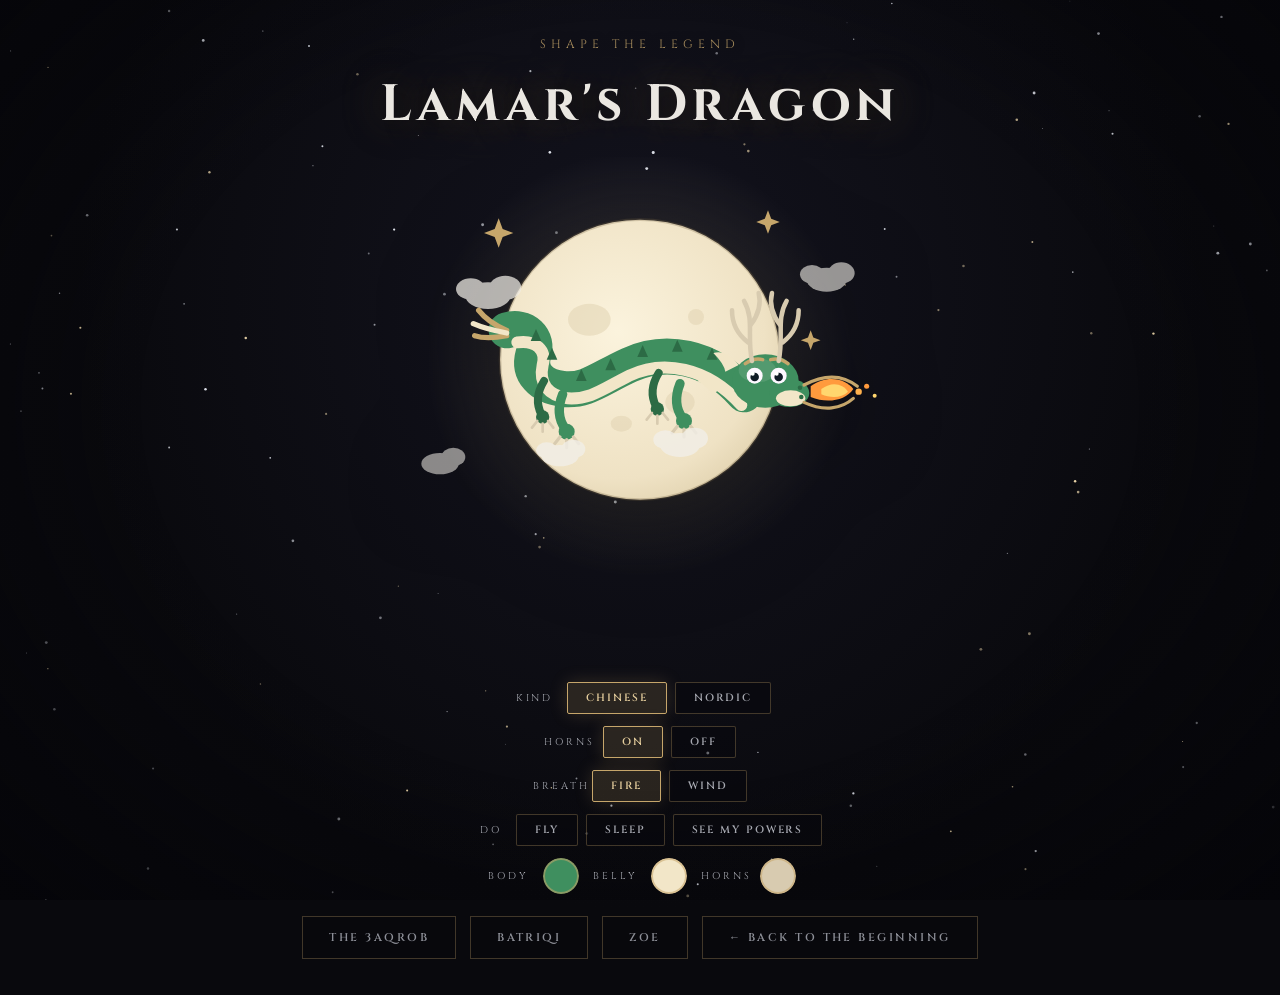
<file: dragon.html>
<!DOCTYPE html>
<html lang="en">
<head>
  <meta charset="UTF-8" />
  <meta name="viewport" content="width=device-width, initial-scale=1.0, viewport-fit=cover" />
  <meta name="theme-color" content="#09090D" />
  <title>Lamar's Dragon</title>

  <link rel="icon" href="data:image/svg+xml,%3Csvg xmlns='http://www.w3.org/2000/svg' viewBox='0 0 32 32'%3E%3Cpath d='M16 3 27 16 16 29 5 16Z' fill='%23481B2B' stroke='%23C6A66B' stroke-width='2'/%3E%3C/svg%3E" />
  <link rel="preconnect" href="https://fonts.googleapis.com" />
  <link rel="preconnect" href="https://fonts.gstatic.com" crossorigin />
  <link href="https://fonts.googleapis.com/css2?family=Cinzel:wght@400;600;700&family=Cormorant+Garamond:ital,wght@0,400;0,500;0,600;1,400;1,500&display=swap" rel="stylesheet" />

  <style>
    :root {
      --ink: #09090d;
      --gold: #c6a66b;
      --ash: #a6a8b0;
      --bone: #eae7e1;
      --serif-display: "Cinzel", Georgia, "Times New Roman", serif;
      --serif-body: "Cormorant Garamond", Georgia, "Times New Roman", serif;
      --body: #3f8f5f;
      --dark: #2c6b45;
      --belly: #f2e6c8;
      --horn: #d8cbb0;
    }

    * { box-sizing: border-box; margin: 0; padding: 0; }

    body {
      min-height: 100vh;
      min-height: 100dvh;
      background: radial-gradient(ellipse at 50% 30%, #14141f 0%, var(--ink) 62%);
      color: var(--bone);
      font-family: var(--serif-body);
      overflow-x: hidden;
      -webkit-font-smoothing: antialiased;
    }

    #stars { position: fixed; inset: 0; width: 100%; height: 100%; z-index: 0; }
    .vignette {
      position: fixed; inset: 0; z-index: 1; pointer-events: none;
      background: radial-gradient(ellipse at 50% 45%, transparent 55%, rgba(4, 4, 8, 0.75) 100%);
    }

    .stage {
      position: relative; z-index: 2;
      min-height: 100vh; min-height: 100dvh;
      display: flex; flex-direction: column; align-items: center; justify-content: center;
      gap: clamp(8px, 2vh, 22px);
      padding: clamp(16px, 4vh, 48px) 20px;
      text-align: center;
    }

    .kicker {
      font-family: var(--serif-display);
      font-size: clamp(0.6rem, 1.6vw, 0.75rem);
      letter-spacing: 0.42em; text-transform: uppercase;
      color: var(--gold); opacity: 0.85;
      text-shadow: 0 1px 14px rgba(0, 0, 0, 0.9);
    }

    h1 {
      font-family: var(--serif-display); font-weight: 700;
      font-size: clamp(1.7rem, 6vw, 3.2rem); letter-spacing: 0.1em;
      color: var(--bone);
      text-shadow: 0 2px 30px rgba(0, 0, 0, 0.85), 0 0 44px rgba(198, 166, 107, 0.4);
    }

    .scene { width: min(92vw, 560px); filter: drop-shadow(0 18px 40px rgba(0, 0, 0, 0.55)); }
    .scene svg { display: block; width: 100%; height: auto; }

    /* ---- customization fills ---- */
    .fB  { fill: var(--body); }
    .fD  { fill: var(--dark); }
    .fBe { fill: var(--belly); }
    .fH  { fill: var(--horn); }
    .sB  { stroke: var(--body); }
    .sD  { stroke: var(--dark); }
    .sBe { stroke: var(--belly); }
    .sH  { stroke: var(--horn); }

    /* ---- controls ---- */
    .controls { display: flex; flex-direction: column; gap: 12px; align-items: center; }
    .crow { display: flex; align-items: center; gap: 14px; flex-wrap: wrap; justify-content: center; }
    .lbl {
      font-family: var(--serif-display); font-size: 0.62rem;
      letter-spacing: 0.3em; text-transform: uppercase;
      color: var(--ash); width: 4.5em; text-align: right;
    }
    .seg { display: flex; gap: 8px; }
    .opt {
      font-family: var(--serif-display); font-size: 0.66rem; font-weight: 600;
      letter-spacing: 0.18em; text-transform: uppercase;
      color: var(--ash); background: rgba(9, 9, 14, 0.55);
      border: 1px solid rgba(198, 166, 107, 0.3);
      padding: 8px 18px; cursor: pointer; border-radius: 2px;
      transition: all 0.25s ease;
    }
    .opt:hover { color: var(--gold); border-color: var(--gold); }
    .opt.on {
      color: #e6cf9e; border-color: var(--gold);
      background: rgba(198, 166, 107, 0.16);
      box-shadow: 0 0 18px rgba(198, 166, 107, 0.2);
    }
    .cpick {
      -webkit-appearance: none; appearance: none;
      width: 36px; height: 36px; border: none; border-radius: 50%;
      background: none; cursor: pointer; padding: 0;
      transition: transform 0.2s ease;
    }
    .cpick:hover { transform: scale(1.12); }
    .cpick::-webkit-color-swatch-wrapper { padding: 0; }
    .cpick::-webkit-color-swatch {
      border: 2px solid rgba(198, 166, 107, 0.55); border-radius: 50%;
      box-shadow: 0 0 14px rgba(198, 166, 107, 0.25);
    }
    .cpick::-moz-color-swatch {
      border: 2px solid rgba(198, 166, 107, 0.55); border-radius: 50%;
    }

    /* ---- actions: fly / sleep / powers ---- */
    @keyframes flyAway { to { transform: translateY(-340px); opacity: 0; } }
    @keyframes flyIn { from { transform: translateY(-340px); opacity: 0; } }
    #dragonCN.flyaway, #dragonNO.flyaway { animation: flyAway 1.8s ease-in forwards; }
    #dragonCN.flyin, #dragonNO.flyin { animation: flyIn 1.3s ease-out; }
    #scene.flying .wingL, #scene.flying .wingR { animation-duration: 0.4s; }

    /* cloud-steps the chinese dragon climbs on */
    .steps { opacity: 0; transition: opacity 0.35s ease; }
    .steps .puff { transform-box: fill-box; }
    #scene.flying.cnfly .steps { opacity: 0.85; }
    #scene.flying.cnfly .steps .puff { animation: stepFall 1.1s ease-in infinite; animation-delay: var(--d); }
    @keyframes stepFall { to { transform: translateY(48px); opacity: 0; } }

    /* sleep */
    .awakeBody, .sleepCoil { transition: opacity 0.7s ease; }
    .sleepCoil { opacity: 0; }
    .headG { transition: transform 0.8s ease; transform-box: fill-box; }
    #scene[data-sleep="1"] .awakeBody { opacity: 0; }
    #scene[data-sleep="1"] .sleepCoil { opacity: 1; }
    #scene[data-sleep="1"] #dragonCN .headG { transform: translate(-38px, 42px) rotate(9deg); }
    .wingL, .wingR { transition: transform 0.9s ease; }
    #scene[data-sleep="1"] .wingL { animation: none; transform: rotate(55deg); }
    #scene[data-sleep="1"] .wingR { animation: none; transform: rotate(-55deg); }
    .openEyes { transition: opacity 0.4s ease; }
    .eyesShut { opacity: 0; transition: opacity 0.4s ease; }
    #scene[data-sleep="1"] .openEyes { opacity: 0; }
    #scene[data-sleep="1"] .eyesShut { opacity: 1; }
    #scene[data-sleep="1"] .bFire, #scene[data-sleep="1"] .bWind,
    #scene[data-powers="1"] .bFire, #scene[data-powers="1"] .bWind { opacity: 0; }
    .zzz { opacity: 0; transition: opacity 0.6s ease; }
    #scene[data-sleep="1"] .zzz { opacity: 0.95; }
    .zzz text { animation: zFloat 2.6s ease-in-out infinite; transform-box: fill-box; }
    .zzz text:nth-of-type(2) { animation-delay: 0.5s; }
    .zzz text:nth-of-type(3) { animation-delay: 1s; }
    @keyframes zFloat { 0%,100% { transform: translateY(0); opacity: 0.5; } 50% { transform: translateY(-7px); opacity: 1; } }

    /* powers: the tree + aimed breath */
    #tree { opacity: 0; transition: opacity 0.8s ease; }
    #scene[data-powers="1"] #tree { opacity: 1; }
    #tree .sway { transform-box: fill-box; transform-origin: 50% 100%; }
    #scene[data-powers="1"][data-breath="wind"] #tree .sway { animation: treeSway 0.7s ease-in-out infinite alternate; }
    @keyframes treeSway { from { transform: rotate(-3deg); } to { transform: rotate(3deg); } }
    .leaf { transform-box: fill-box; transform-origin: 50% 50%; transition: fill 1.8s ease; }
    .trunk { transition: stroke 1.8s ease; }
    #scene[data-powers="1"][data-breath="wind"] .leaf { animation: leafFly 1.5s ease-in forwards; animation-delay: var(--d); }
    @keyframes leafFly { 60% { opacity: 1; } 100% { transform: translate(160px, -80px) rotate(300deg); opacity: 0; } }
    #scene[data-powers="1"][data-breath="fire"] .leaf { fill: #241a12; }
    #scene[data-powers="1"][data-breath="fire"] .trunk { stroke: #241a12; }
    .burn { opacity: 0; transition: opacity 0.9s ease; }
    #scene[data-powers="1"][data-breath="fire"] .burn { opacity: 1; }
    .smoke path { animation: smokeUp 2.2s ease-in infinite; transform-box: fill-box; }
    .smoke path:last-child { animation-delay: 1s; }
    @keyframes smokeUp { 0% { transform: translateY(0); opacity: 0.7; } 100% { transform: translateY(-18px); opacity: 0; } }
    .pfx { opacity: 0; transition: opacity 0.4s ease; }
    #scene[data-powers="1"][data-breath="fire"] .pfire { opacity: 1; }
    #scene[data-powers="1"][data-breath="wind"] .pwind { opacity: 1; }
    .pjFl { transform-box: fill-box; transform-origin: 0% 0%; animation: flick 0.4s ease-in-out infinite alternate; }
    .pjEm { animation: ember 1.1s ease-out infinite; }
    .pwl { animation: windflow 0.7s linear infinite; }

    .navrow { display: flex; gap: 14px; flex-wrap: wrap; justify-content: center; margin-top: 4px; }
    .back {
      display: inline-block; font-family: var(--serif-display);
      font-size: 0.7rem; font-weight: 600; letter-spacing: 0.22em; text-transform: uppercase;
      color: rgba(166, 168, 176, 0.85); text-decoration: none;
      background: rgba(9, 9, 14, 0.55);
      border: 1px solid rgba(198, 166, 107, 0.3);
      padding: 13px 26px;
      transition: background 0.3s ease, box-shadow 0.3s ease, color 0.3s ease;
    }
    .back:hover, .back:focus-visible {
      color: var(--gold); border-color: var(--gold);
      box-shadow: 0 0 24px rgba(198, 166, 107, 0.25);
    }

    /* ---- scene animation ---- */
    .dragon { opacity: 0; transition: opacity 0.45s ease; }
    .dragon.on { opacity: 1; }
    .horns { transition: opacity 0.3s ease; }
    #scene[data-horns="off"] .horns { opacity: 0; }
    .bFire, .bWind { opacity: 0; transition: opacity 0.3s ease; }
    #scene[data-breath="fire"] .bFire { opacity: 1; }
    #scene[data-breath="wind"] .bWind { opacity: 1; }

    @keyframes bob { 0%,100% { transform: translateY(0); } 50% { transform: translateY(-6px); } }
    @keyframes drift { 0%,100% { transform: translate(0,0); } 50% { transform: translate(-14px,4px); } }
    @keyframes sway { 0%,100% { transform: rotate(-4deg); } 50% { transform: rotate(5deg); } }
    @keyframes grab { 0%,100% { transform: rotate(-14deg); } 50% { transform: rotate(12deg); } }
    @keyframes flapL { 0%,100% { transform: rotate(0deg); } 50% { transform: rotate(-16deg); } }
    @keyframes flapR { 0%,100% { transform: rotate(0deg); } 50% { transform: rotate(16deg); } }
    @keyframes flick { from { transform: scale(1,1); } to { transform: scale(1.18,0.92); } }
    @keyframes ember { 0% { transform: translate(0,0); opacity: 1; } 100% { transform: translate(18px,-8px); opacity: 0; } }
    @keyframes windflow { to { stroke-dashoffset: -22; } }
    @keyframes spin { to { transform: rotate(360deg); } }
    @keyframes sparkle {
      0%,100% { opacity: 0.15; transform: scale(0.7); }
      50% { opacity: 0.9; transform: scale(1.1); }
    }

    #dragonCN.on { animation: bob 5s ease-in-out infinite; }
    #dragonNO.on { animation: bob 4.5s ease-in-out infinite; }
    .limb { transform-box: fill-box; transform-origin: 50% 0%; animation: grab 1.7s ease-in-out infinite; }
    .limb.alt { animation-delay: 0.85s; }
    .whisker { transform-box: fill-box; transform-origin: 0% 50%; animation: sway 3s ease-in-out infinite; }
    .mane { transform-box: fill-box; transform-origin: 50% 100%; animation: sway 2.4s ease-in-out infinite; }
    .cloud { animation: drift 7s ease-in-out infinite; }
    .cloud.c2 { animation-delay: -2.4s; animation-duration: 9s; }
    .cloud.c3 { animation-delay: -4s; animation-duration: 8s; }
    .wingL { transform-box: fill-box; transform-origin: 100% 90%; animation: flapL 1.5s ease-in-out infinite; }
    .wingR { transform-box: fill-box; transform-origin: 0% 90%; animation: flapR 1.5s ease-in-out infinite; }
    .tailNo { transform-box: fill-box; transform-origin: 0% 50%; animation: sway 3.4s ease-in-out infinite; }
    .fl { transform-box: fill-box; transform-origin: 0% 50%; animation: flick 0.35s ease-in-out infinite alternate; }
    .fl.f2 { animation-delay: 0.15s; }
    .em { animation: ember 0.9s ease-out infinite; }
    .em.e2 { animation-delay: 0.3s; }
    .em.e3 { animation-delay: 0.6s; }
    .wl { animation: windflow 0.9s linear infinite; }
    .wl.w2 { animation-delay: 0.3s; }
    .wl.w3 { animation-delay: 0.6s; }
    .swirl { transform-box: fill-box; transform-origin: 50% 50%; animation: spin 1.6s linear infinite; }
    .spark { transform-origin: center; transform-box: fill-box; animation: sparkle 3.4s ease-in-out infinite; }
    .spark:nth-of-type(2) { animation-delay: 1.1s; }
    .spark:nth-of-type(3) { animation-delay: 2.2s; }

    @media (prefers-reduced-motion: reduce) {
      * { animation: none !important; }
    }
  </style>
</head>
<body>
  <canvas id="stars" aria-hidden="true"></canvas>
  <div class="vignette" aria-hidden="true"></div>

  <main class="stage">
    <p class="kicker">Shape the legend</p>
    <h1>Lamar's Dragon</h1>

    <div class="scene">
      <svg id="scene" viewBox="0 0 420 380" data-breath="fire" data-horns="on" xmlns="http://www.w3.org/2000/svg" role="img" aria-label="A customizable dragon flying in front of a full moon.">
        <defs>
          <radialGradient id="halo" cx="0.5" cy="0.5" r="0.5">
            <stop offset="0" stop-color="#f0e1be" stop-opacity="0.34" />
            <stop offset="0.55" stop-color="#f0e1be" stop-opacity="0.1" />
            <stop offset="1" stop-color="#f0e1be" stop-opacity="0" />
          </radialGradient>
          <radialGradient id="moonFace" cx="0.42" cy="0.4" r="0.75">
            <stop offset="0" stop-color="#fbf3dd" />
            <stop offset="0.7" stop-color="#efe2c4" />
            <stop offset="1" stop-color="#d9c9a3" />
          </radialGradient>
        </defs>

        <!-- moon halo + full moon -->
        <circle cx="210" cy="155" r="160" fill="url(#halo)" />
        <circle cx="210" cy="152" r="105" fill="url(#moonFace)" />
        <circle cx="210" cy="152" r="105" fill="none" stroke="rgba(120,100,70,0.28)" stroke-width="2" />
        <g fill="#e2d4b3" opacity="0.55">
          <ellipse cx="172" cy="122" rx="16" ry="12" />
          <ellipse cx="240" cy="184" rx="11" ry="9" />
          <ellipse cx="196" cy="200" rx="8" ry="6" />
          <circle cx="252" cy="120" r="6" />
          <circle cx="158" cy="172" r="5" />
        </g>

        <!-- drifting clouds -->
        <g class="cloud" fill="#f2efe8" opacity="0.72" transform="translate(96,104)">
          <ellipse rx="17" ry="10" /><ellipse cx="13" cy="-6" rx="12" ry="9" /><ellipse cx="-13" cy="-5" rx="11" ry="8" />
        </g>
        <g class="cloud c2" fill="#f2efe8" opacity="0.6" transform="translate(350,92)">
          <ellipse rx="15" ry="9" /><ellipse cx="11" cy="-5" rx="10" ry="8" /><ellipse cx="-11" cy="-4" rx="9" ry="7" />
        </g>
        <g class="cloud c3" fill="#f2efe8" opacity="0.55" transform="translate(60,230)">
          <ellipse rx="14" ry="8" /><ellipse cx="10" cy="-5" rx="9" ry="7" />
        </g>

        <!-- ==================== CHINESE DRAGON ==================== -->
        <g id="dragonCN" class="dragon on">
          <g class="awakeBody">
          <!-- serpentine body + belly -->
          <path d="M288 178 C262 148 228 144 202 156 C180 166 170 176 152 174 C136 172 126 162 130 148 C134 136 124 126 110 130"
                fill="none" class="sB" stroke-width="27" stroke-linecap="round" />
          <path d="M286 186 C260 157 227 152 202 164 C182 174 173 182 156 181 C141 179 134 170 137 156 C140 145 132 137 118 139"
                fill="none" class="sBe" stroke-width="9" stroke-linecap="round" />
          <!-- dorsal spikes -->
          <g class="fD">
            <path d="M260 152 l4 -9 l4 9 Z" /><path d="M234 146 l4 -9 l4 9 Z" />
            <path d="M208 150 l4 -9 l4 9 Z" /><path d="M184 160 l4 -9 l4 9 Z" />
            <path d="M162 168 l4 -9 l4 9 Z" /><path d="M140 152 l4 -9 l4 9 Z" />
            <path d="M128 138 l4 -9 l4 9 Z" />
          </g>
          <!-- tail tuft -->
          <g class="mane" fill="none" stroke-linecap="round">
            <path d="M110 130 q-14 -6 -21 -15" stroke="#c6a66b" stroke-width="4" />
            <path d="M110 134 q-15 3 -24 0" stroke="#c6a66b" stroke-width="4" />
            <path d="M110 132 q-16 -3 -25 -7" class="sBe" stroke-width="4" />
          </g>
          <!-- four limbs grabbing at clouds -->
          <g class="limb">
            <path d="M240 170 q-6 15 2 26" fill="none" class="sB" stroke-width="7" stroke-linecap="round" />
            <circle cx="243" cy="198" r="6" class="fB" />
            <path d="M238 202 l-4 5 M243 204 l0 6 M248 202 l4 5" stroke="#d8cbb0" stroke-width="2.4" stroke-linecap="round" />
          </g>
          <g class="limb alt">
            <path d="M224 162 q-8 13 -2 25" fill="none" class="sD" stroke-width="6" stroke-linecap="round" />
            <circle cx="223" cy="189" r="5" class="fD" />
            <path d="M219 192 l-4 5 M223 194 l0 6 M227 192 l4 5" stroke="#d8cbb0" stroke-width="2" stroke-linecap="round" />
          </g>
          <g class="limb">
            <path d="M152 178 q-6 15 2 26" fill="none" class="sB" stroke-width="7" stroke-linecap="round" />
            <circle cx="155" cy="206" r="6" class="fB" />
            <path d="M150 210 l-4 5 M155 212 l0 6 M160 210 l4 5" stroke="#d8cbb0" stroke-width="2.4" stroke-linecap="round" />
          </g>
          <g class="limb alt">
            <path d="M138 168 q-8 13 -2 25" fill="none" class="sD" stroke-width="6" stroke-linecap="round" />
            <circle cx="137" cy="195" r="5" class="fD" />
            <path d="M133 198 l-4 5 M137 200 l0 6 M141 198 l4 5" stroke="#d8cbb0" stroke-width="2" stroke-linecap="round" />
          </g>
          <!-- clouds she's grabbing -->
          <g fill="#f2efe8" opacity="0.8">
            <g class="cloud" transform="translate(240,216)">
              <ellipse rx="15" ry="9" /><ellipse cx="11" cy="-5" rx="10" ry="8" /><ellipse cx="-11" cy="-4" rx="9" ry="7" />
            </g>
            <g class="cloud c2" transform="translate(150,224)">
              <ellipse rx="14" ry="8" /><ellipse cx="10" cy="-5" rx="9" ry="7" /><ellipse cx="-10" cy="-4" rx="8" ry="6" />
            </g>
          </g>
          </g>
          <!-- sleeping coil — curled up like a donut -->
          <g class="sleepCoil">
            <circle cx="196" cy="196" r="46" fill="none" class="sB" stroke-width="24" />
            <circle cx="196" cy="196" r="25" fill="none" class="sB" stroke-width="20" />
            <circle cx="196" cy="196" r="46" fill="none" class="sBe" stroke-width="7"
                    stroke-dasharray="105 999" stroke-linecap="round" transform="rotate(34 196 196)" />
            <circle cx="196" cy="196" r="25" fill="none" class="sBe" stroke-width="6"
                    stroke-dasharray="62 999" stroke-linecap="round" transform="rotate(30 196 196)" />
            <g class="fD">
              <path d="M172 148 l4 -9 l4 9 Z" /><path d="M196 144 l4 -9 l4 9 Z" /><path d="M220 148 l4 -9 l4 9 Z" />
            </g>
            <g class="mane" fill="none" stroke="#c6a66b" stroke-width="4" stroke-linecap="round">
              <path d="M148 192 q-14 0 -22 -8" /><path d="M148 198 q-14 7 -22 4" />
            </g>
          </g>
          <!-- head -->
          <g class="headG">
            <!-- mane -->
            <path class="mane fBe" d="M284 156 q-9 -12 -19 -9 q8 8 9 14 Z" />
            <path class="mane fBe" d="M274 170 q-12 -8 -21 -2 q9 5 11 11 Z" />
            <ellipse cx="304" cy="168" rx="25" ry="20" class="fB" />
            <ellipse cx="298" cy="160" rx="14" ry="9" fill="#ffffff" opacity="0.1" />
            <!-- muzzle -->
            <ellipse cx="322" cy="177" rx="15" ry="10.5" class="fB" />
            <ellipse cx="323" cy="181" rx="11" ry="6" class="fBe" />
            <circle cx="330" cy="173" r="1.7" class="fD" />
            <circle cx="331" cy="180" r="1.7" class="fD" />
            <!-- eyes -->
            <g class="openEyes">
              <circle cx="296" cy="164" r="6" fill="#fdf8ff" />
              <circle cx="314" cy="164" r="6" fill="#fdf8ff" />
              <circle cx="296" cy="165" r="3.2" fill="#101a26" />
              <circle cx="314" cy="165" r="3.2" fill="#101a26" />
              <circle cx="294.5" cy="162.5" r="1.5" fill="#fff" />
              <circle cx="312.5" cy="162.5" r="1.5" fill="#fff" />
            </g>
            <g class="eyesShut" stroke="#101a26" stroke-width="2.6" fill="none" stroke-linecap="round">
              <path d="M291 166 q5 4 10 0" /><path d="M309 166 q5 4 10 0" />
            </g>
            <path d="M289 155 q7 -5 13 -3 M308 152 q7 -2 13 3" stroke="#c6a66b" stroke-width="2.6" fill="none" stroke-linecap="round" />
            <!-- deer antlers -->
            <g class="horns sH" stroke-width="3.4" fill="none" stroke-linecap="round">
              <path d="M294 153 C290 134 296 122 288 108" />
              <path d="M291 139 C283 133 279 125 279 115" />
              <path d="M293 126 C299 118 301 110 299 102" />
              <path d="M314 153 C318 134 312 122 320 108" />
              <path d="M317 139 C325 133 329 125 329 115" />
              <path d="M315 126 C309 118 307 110 309 102" />
            </g>
            <!-- whiskers -->
            <g class="whisker" stroke="#c6a66b" stroke-width="2.4" fill="none" stroke-linecap="round">
              <path d="M333 171 C350 162 363 164 373 172" />
              <path d="M333 184 C348 191 361 189 370 181" />
            </g>
            <!-- breath -->
            <g transform="translate(338,176)">
              <g class="bFire">
                <path class="fl" d="M0 -4 C12 -13 26 -10 32 -2 C26 7 12 9 0 4 Z" fill="#ff9a3d" />
                <path class="fl f2" d="M8 -2 C16 -8 24 -6 28 0 C23 5 15 5 8 2 Z" fill="#ffd66e" />
                <circle class="em" cx="36" cy="0" r="2.4" fill="#ffb14d" />
                <circle class="em e2" cx="42" cy="-4" r="1.9" fill="#ff9a3d" />
                <circle class="em e3" cx="48" cy="3" r="1.5" fill="#ffd66e" />
              </g>
              <g class="bWind" stroke="#9fd8ff" fill="none" stroke-linecap="round" stroke-width="3" stroke-dasharray="10 12">
                <path class="wl" d="M2 -9 C20 -17 40 -15 56 -7" />
                <path class="wl w2" d="M2 0 C24 -4 44 -2 60 -11" />
                <path class="wl w3" d="M2 9 C18 13 38 11 50 3" />
                <circle class="swirl" cx="58" cy="-14" r="6" stroke-dasharray="4 5" />
              </g>
            </g>
            <g class="zzz" font-family="Cormorant Garamond, serif" fill="#e6cf9e">
              <text x="346" y="148" font-size="13">z</text>
              <text x="356" y="136" font-size="16">z</text>
              <text x="368" y="122" font-size="20">z</text>
            </g>
            <!-- powers: fire jet down to the tree -->
            <g class="pfx pfire">
              <path class="pjFl" d="M344 168 C336 208 330 250 328 292 C320 288 314 282 314 276 C324 238 332 202 338 166 Z" fill="#e08a2e" opacity="0.85" />
              <path d="M340 172 C334 210 330 246 326 282" fill="none" stroke="#f2c14e" stroke-width="4" stroke-linecap="round" opacity="0.8" />
              <circle class="pjEm" cx="340" cy="222" r="2.2" fill="#ffb14d" />
              <circle class="pjEm" style="animation-delay:.4s" cx="334" cy="252" r="1.8" fill="#ffd66e" />
              <circle class="pjEm" style="animation-delay:.7s" cx="330" cy="272" r="1.5" fill="#ff9a3d" />
            </g>
            <g class="pfx pwind" stroke="#9fd8ff" fill="none" stroke-linecap="round" stroke-dasharray="10 12">
              <path class="pwl" d="M350 170 C342 208 336 248 332 286" stroke-width="3" />
              <path class="pwl" style="animation-delay:.25s" d="M344 172 C334 206 326 242 320 280" stroke-width="2.4" />
              <path class="pwl" style="animation-delay:.5s" d="M356 174 C350 212 346 248 344 282" stroke-width="2" />
            </g>
          </g>
        </g>

        <!-- ==================== NORDIC DRAGON ==================== -->
        <g id="dragonNO" class="dragon">
          <!-- wings -->
          <g class="wingL">
            <path d="M186 218 C160 210 118 192 100 112 C118 160 146 158 152 164 C142 174 146 192 162 202 C146 202 138 212 146 220 Z" class="fB" />
            <path d="M180 214 C158 206 128 188 114 132 C128 166 150 164 156 170 C148 178 152 192 164 200 Z" class="fBe" opacity="0.4" />
          </g>
          <g class="wingR">
            <path d="M244 218 C270 210 312 192 330 112 C312 160 284 158 278 164 C288 174 284 192 268 202 C284 202 292 212 284 220 Z" class="fB" />
            <path d="M250 214 C272 206 302 188 316 132 C302 166 280 164 274 170 C282 178 278 192 266 200 Z" class="fBe" opacity="0.4" />
          </g>
          <!-- tail -->
          <g class="tailNo">
            <path d="M260 268 C300 282 320 266 316 238" fill="none" class="sB" stroke-width="13" stroke-linecap="round" />
            <path d="M316 238 l16 -10 l-3 18 Z" class="fD" />
          </g>
          <!-- feet -->
          <ellipse cx="172" cy="288" rx="14" ry="8" class="fB" />
          <ellipse cx="258" cy="288" rx="14" ry="8" class="fB" />
          <!-- body + belly -->
          <ellipse cx="215" cy="244" rx="52" ry="44" class="fB" />
          <ellipse cx="215" cy="255" rx="30" ry="33" class="fBe" />
          <g stroke="rgba(0,0,0,0.15)" stroke-width="2" fill="none">
            <path d="M191 244 q24 7 48 0" /><path d="M189 258 q26 8 52 0" /><path d="M194 271 q21 7 42 0" />
          </g>
          <!-- little arms -->
          <path d="M197 252 q-5 12 3 17" fill="none" class="sD" stroke-width="6" stroke-linecap="round" />
          <path d="M233 252 q5 12 -3 17" fill="none" class="sD" stroke-width="6" stroke-linecap="round" />
          <!-- head -->
          <g>
            <circle cx="215" cy="178" r="30" class="fB" />
            <ellipse cx="205" cy="166" rx="13" ry="9" fill="#ffffff" opacity="0.1" />
            <!-- long backward-swept horns -->
            <g class="horns fH">
              <path d="M200 152 C188 132 184 102 196 78 C194 104 202 126 208 148 Z" />
              <path d="M230 152 C242 132 246 102 234 78 C236 104 228 126 222 148 Z" />
            </g>
            <!-- eyes -->
            <g class="openEyes">
              <circle cx="200" cy="172" r="7" fill="#fdf8ff" />
              <circle cx="230" cy="172" r="7" fill="#fdf8ff" />
              <circle cx="200" cy="173" r="3.6" fill="#101a26" />
              <circle cx="230" cy="173" r="3.6" fill="#101a26" />
              <circle cx="198" cy="170" r="1.7" fill="#fff" />
              <circle cx="228" cy="170" r="1.7" fill="#fff" />
            </g>
            <g class="eyesShut" stroke="#101a26" stroke-width="2.8" fill="none" stroke-linecap="round">
              <path d="M194 173 q6 5 12 0" /><path d="M224 173 q6 5 12 0" />
            </g>
            <path d="M192 160 q8 -4 14 -1 M224 159 q8 -3 14 1" stroke="#c6a66b" stroke-width="2.6" fill="none" stroke-linecap="round" />
            <!-- muzzle -->
            <rect x="198" y="192" width="34" height="21" rx="10" class="fB" />
            <ellipse cx="215" cy="208" rx="13" ry="5" class="fBe" />
            <circle cx="206" cy="199" r="1.8" class="fD" />
            <circle cx="224" cy="199" r="1.8" class="fD" />
            <!-- breath -->
            <g transform="translate(234,200)">
              <g class="bFire">
                <path class="fl" d="M0 -4 C12 -13 26 -10 32 -2 C26 7 12 9 0 4 Z" fill="#ff9a3d" />
                <path class="fl f2" d="M8 -2 C16 -8 24 -6 28 0 C23 5 15 5 8 2 Z" fill="#ffd66e" />
                <circle class="em" cx="36" cy="0" r="2.4" fill="#ffb14d" />
                <circle class="em e2" cx="42" cy="-4" r="1.9" fill="#ff9a3d" />
                <circle class="em e3" cx="48" cy="3" r="1.5" fill="#ffd66e" />
              </g>
              <g class="bWind" stroke="#9fd8ff" fill="none" stroke-linecap="round" stroke-width="3" stroke-dasharray="10 12">
                <path class="wl" d="M2 -9 C20 -17 40 -15 56 -7" />
                <path class="wl w2" d="M2 0 C24 -4 44 -2 60 -11" />
                <path class="wl w3" d="M2 9 C18 13 38 11 50 3" />
                <circle class="swirl" cx="58" cy="-14" r="6" stroke-dasharray="4 5" />
              </g>
            </g>
            <g class="zzz" font-family="Cormorant Garamond, serif" fill="#e6cf9e">
              <text x="252" y="150" font-size="13">z</text>
              <text x="262" y="138" font-size="16">z</text>
              <text x="274" y="124" font-size="20">z</text>
            </g>
            <!-- powers: fire jet down-right to the tree -->
            <g class="pfx pfire">
              <path class="pjFl" d="M240 192 C262 228 292 262 316 290 C306 292 298 288 292 280 C272 252 252 224 234 196 Z" fill="#e08a2e" opacity="0.85" />
              <path d="M238 194 C258 226 284 258 306 284" fill="none" stroke="#f2c14e" stroke-width="4" stroke-linecap="round" opacity="0.8" />
              <circle class="pjEm" cx="272" cy="238" r="2.2" fill="#ffb14d" />
              <circle class="pjEm" style="animation-delay:.4s" cx="292" cy="264" r="1.8" fill="#ffd66e" />
              <circle class="pjEm" style="animation-delay:.7s" cx="306" cy="282" r="1.5" fill="#ff9a3d" />
            </g>
            <g class="pfx pwind" stroke="#9fd8ff" fill="none" stroke-linecap="round" stroke-dasharray="10 12">
              <path class="pwl" d="M242 192 C264 226 292 260 316 288" stroke-width="3" />
              <path class="pwl" style="animation-delay:.25s" d="M240 196 C258 232 282 264 302 288" stroke-width="2.4" />
              <path class="pwl" style="animation-delay:.5s" d="M246 190 C272 220 300 252 322 282" stroke-width="2" />
            </g>
          </g>
        </g>

        <!-- gold sparkles -->
        <g fill="#c6a66b">
          <path class="spark" d="M104 46 l3 8 8 3 -8 3 -3 8 -3 -8 -8 -3 8 -3 Z" />
          <path class="spark" d="M306 40 l2.4 6.4 6.4 2.4 -6.4 2.4 -2.4 6.4 -2.4 -6.4 -6.4 -2.4 6.4 -2.4 Z" />
          <path class="spark" d="M338 130 l2 5.4 5.4 2 -5.4 2 -2 5.4 -2 -5.4 -5.4 -2 5.4 -2 Z" />
        </g>

        <!-- cloud-steps under the climbing chinese dragon -->
        <g class="steps" fill="#f2efe8">
          <g class="puff" style="--d:0s">
            <ellipse cx="248" cy="236" rx="14" ry="8" /><ellipse cx="259" cy="231" rx="9" ry="6" />
          </g>
          <g class="puff" style="--d:.35s">
            <ellipse cx="196" cy="250" rx="12" ry="7" /><ellipse cx="205" cy="246" rx="8" ry="6" />
          </g>
          <g class="puff" style="--d:.7s">
            <ellipse cx="150" cy="238" rx="12" ry="7" />
          </g>
        </g>

        <!-- the tree her powers act on -->
        <g id="tree" transform="translate(332,290)">
          <g class="sway">
            <ellipse cx="0" cy="80" rx="27" ry="6" fill="#14141c" />
            <path class="trunk" d="M0 80 C-2 62 -2 48 0 36 M0 50 L-16 32 M0 42 L17 26 M-14 31 L-26 20 M15 25 L27 14"
                  stroke="#4a3524" stroke-width="5.5" fill="none" stroke-linecap="round" />
            <g class="leaves" fill="#3e6b3f">
              <circle class="leaf" style="--d:0s"   cx="0"   cy="6"  r="11" />
              <circle class="leaf" style="--d:.12s" cx="-14" cy="14" r="9" />
              <circle class="leaf" style="--d:.24s" cx="14"  cy="12" r="10" />
              <circle class="leaf" style="--d:.36s" cx="-7"  cy="24" r="8" />
              <circle class="leaf" style="--d:.48s" cx="8"   cy="22" r="8" />
              <circle class="leaf" style="--d:.6s"  cx="0"   cy="-6" r="8" />
              <circle class="leaf" style="--d:.72s" cx="-18" cy="2"  r="6" />
              <circle class="leaf" style="--d:.84s" cx="18"  cy="0"  r="6" />
            </g>
            <g class="burn">
              <g fill="#e08a2e">
                <path class="fl" d="M-9 20 q-8 -18 0 -28 q3 11 8 16 q8 3 5 15 Z" />
                <path class="fl" style="animation-delay:.18s" d="M7 14 q-6 -14 0 -22 q2 9 6 13 q6 2 4 12 Z" />
                <path class="fl" style="animation-delay:.3s" d="M-17 28 q-5 -12 0 -18 q2 7 5 10 q5 2 3 10 Z" />
              </g>
              <g class="smoke" stroke="#8a8a96" stroke-width="2.4" fill="none" stroke-linecap="round">
                <path d="M-4 -8 q7 -10 -2 -19" /><path d="M8 -5 q7 -9 0 -17" />
              </g>
            </g>
          </g>
        </g>
      </svg>
    </div>

    <div class="controls">
      <div class="crow">
        <span class="lbl">Kind</span>
        <div class="seg">
          <button class="opt on" data-type="cn" type="button">Chinese</button>
          <button class="opt" data-type="no" type="button">Nordic</button>
        </div>
      </div>
      <div class="crow">
        <span class="lbl">Horns</span>
        <div class="seg">
          <button class="opt on" data-horns="on" type="button">On</button>
          <button class="opt" data-horns="off" type="button">Off</button>
        </div>
      </div>
      <div class="crow">
        <span class="lbl">Breath</span>
        <div class="seg">
          <button class="opt on" data-breath="fire" type="button">Fire</button>
          <button class="opt" data-breath="wind" type="button">Wind</button>
        </div>
      </div>
      <div class="crow">
        <span class="lbl">Do</span>
        <div class="seg">
          <button class="opt" id="btnFly" type="button">Fly</button>
          <button class="opt" id="btnSleep" type="button">Sleep</button>
          <button class="opt" id="btnPowers" type="button">See my powers</button>
        </div>
      </div>
      <div class="crow">
        <span class="lbl">Body</span>
        <input type="color" class="cpick" id="pickBody" value="#3f8f5f" aria-label="body color" />
        <span class="lbl">Belly</span>
        <input type="color" class="cpick" id="pickBelly" value="#f2e6c8" aria-label="belly color" />
        <span class="lbl">Horns</span>
        <input type="color" class="cpick" id="pickHorn" value="#d8cbb0" aria-label="horn color" />
      </div>
    </div>

    <div class="navrow">
      <a class="back" href="scorpion.html">the 3aqrob</a>
      <a class="back" href="penguin.html">Batriqi</a>
      <a class="back" href="husky.html">Zoe</a>
      <a class="back" href="index.html">← Back to the beginning</a>
    </div>
  </main>

  <script>
    // Twinkling starfield
    (function () {
      const canvas = document.getElementById('stars');
      const ctx = canvas.getContext('2d');
      const reduced = window.matchMedia('(prefers-reduced-motion: reduce)').matches;
      let stars = [], w = 0, h = 0, dpr = 1;
      function resize() {
        dpr = Math.min(window.devicePixelRatio || 1, 2);
        w = window.innerWidth; h = window.innerHeight;
        canvas.width = w * dpr; canvas.height = h * dpr;
        ctx.setTransform(dpr, 0, 0, dpr, 0, 0);
        const count = Math.min(180, Math.round((w * h) / 9000));
        stars = Array.from({ length: count }, () => ({
          x: Math.random() * w, y: Math.random() * h,
          r: 0.4 + Math.random() * 1.1,
          p: Math.random() * Math.PI * 2,
          s: 0.4 + Math.random() * 0.8,
          warm: Math.random() < 0.3,
        }));
      }
      function draw(t) {
        ctx.clearRect(0, 0, w, h);
        for (const st of stars) {
          const tw = reduced ? 0.8 : 0.45 + 0.55 * (0.5 + 0.5 * Math.sin(st.p + t * 0.001 * st.s));
          ctx.globalAlpha = tw;
          ctx.fillStyle = st.warm ? '#e8d3a8' : '#dfe2ea';
          ctx.beginPath(); ctx.arc(st.x, st.y, st.r, 0, Math.PI * 2); ctx.fill();
        }
        ctx.globalAlpha = 1;
      }
      window.addEventListener('resize', () => { resize(); draw(0); });
      resize();
      if (reduced) draw(0); else (function loop(t) { draw(t); requestAnimationFrame(loop); })(0);
    })();

    // ---------------- Dragon workshop ----------------
    (function () {
      const svg = document.getElementById('scene');
      const cn = document.getElementById('dragonCN');
      const no = document.getElementById('dragonNO');

      // darken an arbitrary #rrggbb by factor f (for limb/spike shading)
      const shade = (hex, f) => {
        const n = parseInt(hex.slice(1), 16);
        const r = Math.round(((n >> 16) & 255) * f);
        const g = Math.round(((n >> 8) & 255) * f);
        const b = Math.round((n & 255) * f);
        return '#' + ((1 << 24) + (r << 16) + (g << 8) + b).toString(16).slice(1);
      };

      // option toggles (kind / horns / breath)
      function bindSeg(attr, apply) {
        document.querySelectorAll(`[data-${attr}]`).forEach(btn => {
          btn.addEventListener('click', () => {
            if (flying) return;
            document.querySelectorAll(`[data-${attr}]`).forEach(b => b.classList.remove('on'));
            btn.classList.add('on');
            apply(btn.dataset[attr]);
          });
        });
      }
      bindSeg('type', t => {
        cn.classList.toggle('on', t === 'cn');
        no.classList.toggle('on', t === 'no');
      });
      bindSeg('horns', v => svg.dataset.horns = v);
      bindSeg('breath', v => svg.dataset.breath = v);

      // full color wheels — body (auto-derives the dark shade), belly, horns
      document.getElementById('pickBody').addEventListener('input', e => {
        svg.style.setProperty('--body', e.target.value);
        svg.style.setProperty('--dark', shade(e.target.value, 0.72));
      });
      document.getElementById('pickBelly').addEventListener('input', e => {
        svg.style.setProperty('--belly', e.target.value);
      });
      document.getElementById('pickHorn').addEventListener('input', e => {
        svg.style.setProperty('--horn', e.target.value);
      });

      // ---- actions: fly / sleep / powers ----
      const btnFly = document.getElementById('btnFly');
      const btnSleep = document.getElementById('btnSleep');
      const btnPowers = document.getElementById('btnPowers');
      let flying = false;

      btnSleep.addEventListener('click', () => {
        if (flying) return;
        const on = svg.dataset.sleep === '1';
        svg.dataset.sleep = on ? '0' : '1';
        btnSleep.classList.toggle('on', !on);
      });

      btnPowers.addEventListener('click', () => {
        if (flying) return;
        // wake her up — powers need the awake pose
        svg.dataset.sleep = '0';
        btnSleep.classList.remove('on');
        const on = svg.dataset.powers === '1';
        svg.dataset.powers = on ? '0' : '1';
        btnPowers.classList.toggle('on', !on);
      });

      btnFly.addEventListener('click', () => {
        if (flying) return;
        flying = true;
        btnFly.classList.add('on');
        // wake up / stop showing off before takeoff
        svg.dataset.sleep = '0';
        svg.dataset.powers = '0';
        btnSleep.classList.remove('on');
        btnPowers.classList.remove('on');
        const dr = cn.classList.contains('on') ? cn : no;
        svg.classList.add('flying');
        if (dr === cn) svg.classList.add('cnfly');
        dr.classList.add('flyaway');
        // hidden ~5 seconds after she climbs out of frame, then glides back
        setTimeout(() => { dr.classList.remove('flyaway'); dr.classList.add('flyin'); }, 6800);
        setTimeout(() => {
          dr.classList.remove('flyin');
          svg.classList.remove('flying', 'cnfly');
          btnFly.classList.remove('on');
          flying = false;
        }, 8300);
      });
    })();
  </script>
</body>
</html>
</file>
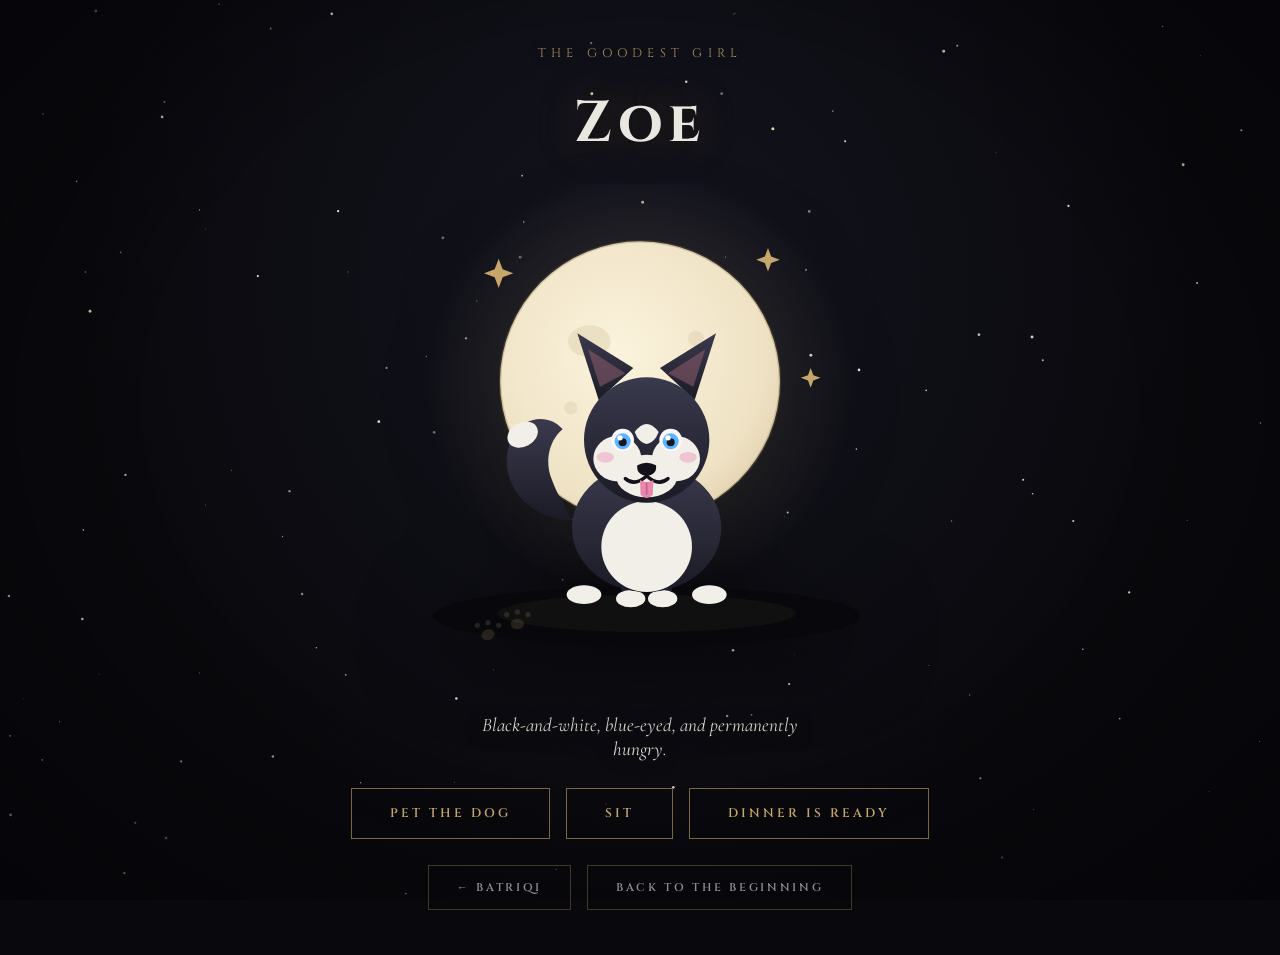
<file: husky.html>
<!DOCTYPE html>
<html lang="en">
<head>
  <meta charset="UTF-8" />
  <meta name="viewport" content="width=device-width, initial-scale=1.0, viewport-fit=cover" />
  <meta name="theme-color" content="#09090D" />
  <title>Zoe</title>

  <link rel="icon" href="data:image/svg+xml,%3Csvg xmlns='http://www.w3.org/2000/svg' viewBox='0 0 32 32'%3E%3Cpath d='M16 3 27 16 16 29 5 16Z' fill='%23481B2B' stroke='%23C6A66B' stroke-width='2'/%3E%3C/svg%3E" />
  <link rel="preconnect" href="https://fonts.googleapis.com" />
  <link rel="preconnect" href="https://fonts.gstatic.com" crossorigin />
  <link href="https://fonts.googleapis.com/css2?family=Cinzel:wght@400;600;700&family=Cormorant+Garamond:ital,wght@0,400;0,500;0,600;1,400;1,500&display=swap" rel="stylesheet" />

  <style>
    :root {
      --ink: #09090d;
      --coal: #15151d;
      --wine: #481b2b;
      --gold: #c6a66b;
      --ash: #a6a8b0;
      --bone: #eae7e1;
      --serif-display: "Cinzel", Georgia, "Times New Roman", serif;
      --serif-body: "Cormorant Garamond", Georgia, "Times New Roman", serif;
    }

    * { box-sizing: border-box; margin: 0; padding: 0; }

    body {
      min-height: 100vh;
      min-height: 100dvh;
      background: radial-gradient(ellipse at 50% 30%, #14141f 0%, var(--ink) 62%);
      color: var(--bone);
      font-family: var(--serif-body);
      overflow-x: hidden;
      -webkit-font-smoothing: antialiased;
    }

    #stars {
      position: fixed;
      inset: 0;
      width: 100%;
      height: 100%;
      z-index: 0;
    }

    .vignette {
      position: fixed;
      inset: 0;
      z-index: 1;
      pointer-events: none;
      background: radial-gradient(ellipse at 50% 45%, transparent 55%, rgba(4, 4, 8, 0.75) 100%);
    }

    .stage {
      position: relative;
      z-index: 2;
      min-height: 100vh;
      min-height: 100dvh;
      display: flex;
      flex-direction: column;
      align-items: center;
      justify-content: center;
      gap: clamp(10px, 2.5vh, 26px);
      padding: clamp(20px, 5vh, 56px) 20px;
      text-align: center;
    }

    .kicker {
      font-family: var(--serif-display);
      font-size: clamp(0.62rem, 1.6vw, 0.78rem);
      letter-spacing: 0.42em;
      text-transform: uppercase;
      color: var(--gold);
      opacity: 0.85;
      text-shadow: 0 1px 14px rgba(0, 0, 0, 0.9);
    }

    h1 {
      font-family: var(--serif-display);
      font-weight: 700;
      font-size: clamp(1.9rem, 6.5vw, 3.6rem);
      letter-spacing: 0.1em;
      color: var(--bone);
      text-shadow: 0 2px 30px rgba(0, 0, 0, 0.85), 0 0 44px rgba(198, 166, 107, 0.4);
    }

    .scene {
      width: min(92vw, 560px);
      filter: drop-shadow(0 18px 40px rgba(0, 0, 0, 0.55));
    }
    .scene svg { display: block; width: 100%; height: auto; }

    .sub {
      font-style: italic;
      font-size: clamp(1rem, 2.4vw, 1.2rem);
      color: #dcd8cf;
      text-shadow: 0 1px 18px rgba(0, 0, 0, 0.9);
      max-width: 42ch;
    }

    .actions, .navrow {
      display: flex;
      gap: 16px;
      flex-wrap: wrap;
      justify-content: center;
      margin-top: 4px;
    }
    .back {
      display: inline-block;
      font-family: var(--serif-display);
      font-size: 0.78rem;
      font-weight: 600;
      letter-spacing: 0.24em;
      text-transform: uppercase;
      color: var(--gold);
      text-decoration: none;
      background: rgba(9, 9, 14, 0.55);
      border: 1px solid rgba(198, 166, 107, 0.6);
      padding: 16px 38px;
      cursor: pointer;
      transition: background 0.3s ease, box-shadow 0.3s ease, color 0.3s ease, opacity 0.3s ease;
    }
    .back:hover,
    .back:focus-visible {
      background: rgba(198, 166, 107, 0.18);
      box-shadow: 0 0 30px rgba(198, 166, 107, 0.28);
      color: #e6cf9e;
    }
    .back:disabled {
      opacity: 0.35;
      cursor: default;
      background: rgba(9, 9, 14, 0.55);
      box-shadow: none;
      color: var(--gold);
    }
    .back.subtle {
      color: rgba(166, 168, 176, 0.85);
      border-color: rgba(198, 166, 107, 0.3);
      font-size: 0.7rem;
      padding: 14px 28px;
    }
    .back.subtle:hover { color: var(--gold); border-color: var(--gold); }

    /* ---- scene animation ---- */
    .pose { opacity: 0; transition: opacity 0.35s ease; }
    .pose.on { opacity: 1; }
    .pose.eating { animation: eatBob 0.45s ease-in-out infinite; }
    @keyframes eatBob {
      0%, 100% { transform: translateY(0); }
      50% { transform: translateY(6px); }
    }
    @keyframes wag {
      0%, 100% { transform: rotate(-9deg); }
      50% { transform: rotate(11deg); }
    }
    .tail { transform-origin: 154px 252px; }
    .wagging .tail { animation: wag 0.28s ease-in-out infinite; }

    .eyes-happy, .eyes-sleep { opacity: 0; transition: opacity 0.15s ease; }
    .eyes-open { transition: opacity 0.15s ease; }
    #huskyFace.happy .eyes-open, #huskyFace.sleep .eyes-open { opacity: 0; }
    #huskyFace.happy .eyes-happy, #huskyFace.sleep .eyes-sleep { opacity: 1; }
    .mouth-sleep { opacity: 0; transition: opacity 0.15s ease; }
    #huskyFace.sleep .mouth-open { opacity: 0; }
    #huskyFace.sleep .mouth-sleep { opacity: 1; }

    #bowl, #woofBubble { opacity: 0; transition: opacity 0.4s ease; }
    #bowl.show, #woofBubble.show { opacity: 1; }
    .kibble { transition: opacity 0.6s ease; }
    #bowl.empty .kibble { opacity: 0; }

    #zzz { opacity: 0; }
    #zzz.show { opacity: 1; }
    #zzz.show text { animation: zfloat 2.2s ease-in-out infinite; }
    #zzz.show text:nth-child(2) { animation-delay: 0.5s; }
    #zzz.show text:nth-child(3) { animation-delay: 1s; }
    @keyframes zfloat {
      0%, 100% { transform: translateY(0); opacity: 0.55; }
      50% { transform: translateY(-9px); opacity: 1; }
    }

    @keyframes bob {
      0%, 100% { transform: translateY(0); }
      50% { transform: translateY(-5px); }
    }
    @keyframes hop {
      0%, 100% { transform: translateY(0); }
      30% { transform: translateY(-14px); }
      60% { transform: translateY(0); }
      80% { transform: translateY(-7px); }
    }
    #dogStand { animation: bob 4.5s ease-in-out infinite; }
    #dogStand.hopping { animation: hop 0.8s ease-in-out 2; }

    @keyframes sparkle {
      0%, 100% { opacity: 0.15; transform: scale(0.7); }
      50% { opacity: 0.9; transform: scale(1.1); }
    }
    .spark { transform-origin: center; transform-box: fill-box; animation: sparkle 3.4s ease-in-out infinite; }
    .spark:nth-of-type(2) { animation-delay: 1.1s; }
    .spark:nth-of-type(3) { animation-delay: 2.2s; }

    @media (prefers-reduced-motion: reduce) {
      #dogStand, .spark, #zzz.show text { animation: none; }
      .wagging .tail { animation: none; }
      .pose.eating { animation: none; }
    }
  </style>
</head>
<body>
  <canvas id="stars" aria-hidden="true"></canvas>
  <div class="vignette" aria-hidden="true"></div>

  <main class="stage">
    <p class="kicker">The goodest girl</p>
    <h1>Zoe</h1>

    <div class="scene" role="img" aria-label="A black and white husky with blue eyes under a full moon.">
      <svg viewBox="0 0 420 380" xmlns="http://www.w3.org/2000/svg">
        <defs>
          <radialGradient id="halo" cx="0.5" cy="0.5" r="0.5">
            <stop offset="0" stop-color="#f0e1be" stop-opacity="0.34" />
            <stop offset="0.55" stop-color="#f0e1be" stop-opacity="0.1" />
            <stop offset="1" stop-color="#f0e1be" stop-opacity="0" />
          </radialGradient>
          <radialGradient id="moonFace" cx="0.42" cy="0.4" r="0.75">
            <stop offset="0" stop-color="#fbf3dd" />
            <stop offset="0.7" stop-color="#efe2c4" />
            <stop offset="1" stop-color="#d9c9a3" />
          </radialGradient>
          <linearGradient id="furDark" x1="0" y1="0" x2="0" y2="1">
            <stop offset="0" stop-color="#3a3a4e" />
            <stop offset="1" stop-color="#1b1b26" />
          </linearGradient>

          <!-- shared husky head, centered on (0,0) -->
          <g id="huskyFace">
            <path d="M-36 -30 L-52 -80 L-10 -54 Z" fill="url(#furDark)" />
            <path d="M36 -30 L52 -80 L10 -54 Z" fill="url(#furDark)" />
            <path d="M-35 -40 L-44 -68 L-16 -50 Z" fill="#8e5f6e" opacity="0.55" />
            <path d="M35 -40 L44 -68 L16 -50 Z" fill="#8e5f6e" opacity="0.55" />
            <circle r="47" fill="url(#furDark)" />
            <!-- white mask -->
            <ellipse cx="-22" cy="14" rx="18" ry="17" fill="#f2efe8" />
            <ellipse cx="22" cy="14" rx="18" ry="17" fill="#f2efe8" />
            <ellipse cx="0" cy="27" rx="23" ry="16" fill="#f2efe8" />
            <path d="M-9 -6 Q0 -18 9 -6 Q6 2 0 3 Q-6 2 -9 -6 Z" fill="#f2efe8" />
            <!-- eyes -->
            <g class="eyes-open">
              <circle cx="-18" cy="0" r="8.5" fill="#fdf8ff" />
              <circle cx="18" cy="0" r="8.5" fill="#fdf8ff" />
              <circle cx="-18" cy="1" r="6" fill="#5fb4ff" />
              <circle cx="18" cy="1" r="6" fill="#5fb4ff" />
              <circle cx="-18" cy="1.6" r="3" fill="#101a26" />
              <circle cx="18" cy="1.6" r="3" fill="#101a26" />
              <circle cx="-20" cy="-1.6" r="2" fill="#ffffff" />
              <circle cx="16" cy="-1.6" r="2" fill="#ffffff" />
            </g>
            <g class="eyes-happy" stroke="#14101c" stroke-width="3.4" fill="none" stroke-linecap="round">
              <path d="M-26 4 Q-18 -7 -10 4" />
              <path d="M10 4 Q18 -7 26 4" />
            </g>
            <g class="eyes-sleep" stroke="#14101c" stroke-width="3" fill="none" stroke-linecap="round">
              <path d="M-26 2 Q-18 8 -10 2" />
              <path d="M10 2 Q18 8 26 2" />
            </g>
            <!-- nose + mouth -->
            <path d="M-7 19 Q0 15 7 19 Q8 26 0 27 Q-8 26 -7 19 Z" fill="#14101c" />
            <g class="mouth-open">
              <path d="M0 27 Q-9 35 -16 29 M0 27 Q9 35 16 29" stroke="#14101c" stroke-width="2.6" fill="none" stroke-linecap="round" />
              <path d="M-5 30 Q0 33 5 30 L4.6 41 Q0 46 -4.6 41 Z" fill="#e887ad" />
              <path d="M0 32 L0 41" stroke="#c95f86" stroke-width="1.2" />
            </g>
            <path class="mouth-sleep" d="M-6 30 Q0 34 6 30" stroke="#14101c" stroke-width="2.4" fill="none" stroke-linecap="round" />
            <ellipse cx="-31" cy="13" rx="6.5" ry="4" fill="#e887ad" opacity="0.4" />
            <ellipse cx="31" cy="13" rx="6.5" ry="4" fill="#e887ad" opacity="0.4" />
          </g>
        </defs>

        <!-- moon halo + full moon -->
        <circle cx="210" cy="150" r="160" fill="url(#halo)" />
        <circle cx="210" cy="148" r="105" fill="url(#moonFace)" />
        <circle cx="210" cy="148" r="105" fill="none" stroke="rgba(120,100,70,0.28)" stroke-width="2" />
        <g fill="#e2d4b3" opacity="0.55">
          <ellipse cx="172" cy="118" rx="16" ry="12" />
          <ellipse cx="240" cy="180" rx="11" ry="9" />
          <ellipse cx="196" cy="196" rx="8" ry="6" />
          <circle cx="252" cy="116" r="6" />
          <circle cx="158" cy="168" r="5" />
        </g>

        <!-- ground -->
        <ellipse cx="215" cy="324" rx="160" ry="22" fill="#07070c" />
        <ellipse cx="215" cy="322" rx="112" ry="14" fill="rgba(198,166,107,0.05)" />

        <!-- faint paw prints -->
        <g fill="#c6a66b" opacity="0.16">
          <ellipse cx="118" cy="330" rx="5" ry="4" />
          <circle cx="110" cy="323" r="2" /><circle cx="118" cy="321" r="2" /><circle cx="126" cy="323" r="2" />
          <ellipse cx="96" cy="338" rx="5" ry="4" transform="rotate(-18 96 338)" />
          <circle cx="88" cy="331" r="2" /><circle cx="96" cy="329" r="2" /><circle cx="104" cy="331" r="2" />
        </g>

        <!-- ================= ZOE — standing ================= -->
        <g id="dogStand" class="pose on">
          <g class="tail">
            <path d="M152 252 C118 246 102 216 114 190 C122 174 142 172 152 184 C142 192 138 208 144 222 C148 234 156 244 158 252 Z" fill="url(#furDark)" />
            <ellipse cx="122" cy="188" rx="12" ry="9" fill="#f2efe8" transform="rotate(-28 122 188)" />
          </g>
          <ellipse cx="168" cy="308" rx="13" ry="7" fill="#f2efe8" />
          <ellipse cx="262" cy="308" rx="13" ry="7" fill="#f2efe8" />
          <rect x="196" y="284" width="15" height="26" rx="7" fill="url(#furDark)" />
          <rect x="219" y="284" width="15" height="26" rx="7" fill="url(#furDark)" />
          <ellipse cx="203" cy="311" rx="11" ry="6.5" fill="#f2efe8" />
          <ellipse cx="227" cy="311" rx="11" ry="6.5" fill="#f2efe8" />
          <ellipse cx="215" cy="258" rx="56" ry="48" fill="url(#furDark)" />
          <ellipse cx="215" cy="272" rx="34" ry="34" fill="#f2efe8" />
          <use href="#huskyFace" transform="translate(215,192)" />
        </g>

        <!-- ================= ZOE — sitting ================= -->
        <g id="dogSit" class="pose">
          <path d="M288 308 C302 312 314 302 308 288 C300 290 292 298 286 304 Z" fill="url(#furDark)" />
          <ellipse cx="306" cy="288" rx="7" ry="5" fill="#f2efe8" />
          <ellipse cx="156" cy="290" rx="24" ry="26" fill="url(#furDark)" />
          <ellipse cx="274" cy="290" rx="24" ry="26" fill="url(#furDark)" />
          <ellipse cx="215" cy="248" rx="50" ry="58" fill="url(#furDark)" />
          <ellipse cx="215" cy="260" rx="30" ry="38" fill="#f2efe8" />
          <rect x="192" y="272" width="15" height="38" rx="7" fill="url(#furDark)" />
          <rect x="223" y="272" width="15" height="38" rx="7" fill="url(#furDark)" />
          <ellipse cx="199" cy="311" rx="11" ry="6.5" fill="#f2efe8" />
          <ellipse cx="231" cy="311" rx="11" ry="6.5" fill="#f2efe8" />
          <use href="#huskyFace" transform="translate(215,180)" />
        </g>

        <!-- ================= ZOE — lying (sleep) ================= -->
        <g id="dogLie" class="pose">
          <ellipse cx="292" cy="292" rx="26" ry="9" fill="url(#furDark)" />
          <ellipse cx="215" cy="294" rx="76" ry="26" fill="url(#furDark)" />
          <ellipse cx="215" cy="298" rx="50" ry="16" fill="#f2efe8" opacity="0.85" />
          <rect x="180" y="298" width="30" height="14" rx="7" fill="#f2efe8" />
          <rect x="212" y="298" width="30" height="14" rx="7" fill="#f2efe8" />
          <use href="#huskyFace" transform="translate(215,262)" />
        </g>

        <!-- dinner bowl -->
        <g id="bowl">
          <path d="M296 306 L302 330 L342 330 L348 306 Z" fill="#a8223a" />
          <ellipse cx="322" cy="306" rx="28" ry="8" fill="#7d182b" />
          <g class="kibble" fill="#7a5230">
            <circle cx="312" cy="303" r="4" /><circle cx="322" cy="301" r="4" />
            <circle cx="332" cy="303" r="4" /><circle cx="317" cy="306" r="3.4" />
            <circle cx="328" cy="306" r="3.4" />
          </g>
          <text x="322" y="323" text-anchor="middle" font-family="Cinzel, serif" font-size="9" font-weight="700" letter-spacing="2" fill="#f2efe8">ZOE</text>
        </g>

        <!-- Woof! bubble -->
        <g id="woofBubble">
          <path d="M262 148 L252 158 L266 152 Z" fill="#fdf6ee" />
          <rect x="264" y="122" width="86" height="34" rx="14" fill="#fdf6ee" />
          <text x="307" y="145" text-anchor="middle" font-family="Cormorant Garamond, Georgia, serif" font-size="17" font-weight="700" font-style="italic" fill="#3a2c20">Woof!</text>
        </g>

        <!-- sleeping Zzz -->
        <g id="zzz" fill="#c6a66b" font-family="Cinzel, serif" font-weight="700">
          <text x="268" y="238" font-size="15">z</text>
          <text x="282" y="222" font-size="19">z</text>
          <text x="300" y="202" font-size="24">Z</text>
        </g>

        <!-- gold sparkles -->
        <g fill="#c6a66b">
          <path class="spark" d="M104 56 l3 8 8 3 -8 3 -3 8 -3 -8 -8 -3 8 -3 Z" />
          <path class="spark" d="M306 48 l2.4 6.4 6.4 2.4 -6.4 2.4 -2.4 6.4 -2.4 -6.4 -6.4 -2.4 6.4 -2.4 Z" />
          <path class="spark" d="M338 138 l2 5.4 5.4 2 -5.4 2 -2 5.4 -2 -5.4 -5.4 -2 5.4 -2 Z" />
        </g>
      </svg>
    </div>

    <p class="sub">Black-and-white, blue-eyed, and permanently hungry.</p>

    <div class="actions">
      <button class="back" id="petBtn" type="button">Pet the dog</button>
      <button class="back" id="sitBtn" type="button">Sit</button>
      <button class="back" id="dinnerBtn" type="button">Dinner is ready</button>
    </div>

    <div class="navrow">
      <a class="back subtle" href="penguin.html">← Batriqi</a>
      <a class="back subtle" href="index.html">Back to the beginning</a>
    </div>
  </main>

  <script>
    // Twinkling starfield — same vibes as the main sky, featherweight edition.
    (function () {
      const canvas = document.getElementById('stars');
      const ctx = canvas.getContext('2d');
      const reduced = window.matchMedia('(prefers-reduced-motion: reduce)').matches;
      let stars = [];
      let w = 0, h = 0, dpr = 1;

      function resize() {
        dpr = Math.min(window.devicePixelRatio || 1, 2);
        w = window.innerWidth;
        h = window.innerHeight;
        canvas.width = w * dpr;
        canvas.height = h * dpr;
        ctx.setTransform(dpr, 0, 0, dpr, 0, 0);
        const count = Math.min(180, Math.round((w * h) / 9000));
        stars = Array.from({ length: count }, () => ({
          x: Math.random() * w,
          y: Math.random() * h,
          r: 0.4 + Math.random() * 1.1,
          p: Math.random() * Math.PI * 2,
          s: 0.4 + Math.random() * 0.8,
          warm: Math.random() < 0.3,
        }));
      }

      function draw(t) {
        ctx.clearRect(0, 0, w, h);
        for (const st of stars) {
          const tw = reduced ? 0.8 : 0.45 + 0.55 * (0.5 + 0.5 * Math.sin(st.p + t * 0.001 * st.s));
          ctx.globalAlpha = tw;
          ctx.fillStyle = st.warm ? '#e8d3a8' : '#dfe2ea';
          ctx.beginPath();
          ctx.arc(st.x, st.y, st.r, 0, Math.PI * 2);
          ctx.fill();
        }
        ctx.globalAlpha = 1;
      }

      window.addEventListener('resize', () => { resize(); draw(0); });
      resize();
      if (reduced) {
        draw(0);
      } else {
        (function loop(t) { draw(t); requestAnimationFrame(loop); })(0);
      }
    })();

    // ---------------- Zoe's little brain ----------------
    (function () {
      const face = document.getElementById('huskyFace');
      const stand = document.getElementById('dogStand');
      const sit = document.getElementById('dogSit');
      const lie = document.getElementById('dogLie');
      const bowl = document.getElementById('bowl');
      const woof = document.getElementById('woofBubble');
      const zzz = document.getElementById('zzz');
      const petBtn = document.getElementById('petBtn');
      const sitBtn = document.getElementById('sitBtn');
      const dinnerBtn = document.getElementById('dinnerBtn');

      let mode = 'stand';        // stand | sit | eat | sleep
      let sitTimer = null;
      let petTimer = null;

      const poses = [stand, sit, lie];
      function show(p) {
        poses.forEach(el => el.classList.toggle('on', el === p));
      }
      function setButtons(disabled) {
        petBtn.disabled = disabled;
        sitBtn.disabled = disabled;
        dinnerBtn.disabled = disabled;
      }

      // tiny synthesized "wuff-wuff" — created inside the click, allowed by browsers
      function bark() {
        try {
          const A = bark.ctx || (bark.ctx = new (window.AudioContext || window.webkitAudioContext)());
          if (A.state === 'suspended') A.resume();
          const t = A.currentTime;
          [0, 0.3].forEach(d => {
            const o = A.createOscillator();
            const g = A.createGain();
            const f = A.createBiquadFilter();
            o.type = 'sawtooth';
            o.frequency.setValueAtTime(340, t + d);
            o.frequency.exponentialRampToValueAtTime(130, t + d + 0.14);
            f.type = 'lowpass';
            f.frequency.value = 900;
            g.gain.setValueAtTime(0.0001, t + d);
            g.gain.exponentialRampToValueAtTime(0.18, t + d + 0.02);
            g.gain.exponentialRampToValueAtTime(0.0001, t + d + 0.18);
            o.connect(f); f.connect(g); g.connect(A.destination);
            o.start(t + d); o.stop(t + d + 0.22);
          });
        } catch (e) {}
      }

      petBtn.addEventListener('click', () => {
        if (mode !== 'stand' && mode !== 'sit') return;
        clearTimeout(petTimer);
        // happy dog: tail helicopter + happy eyes + hop + woof
        stand.classList.add('wagging');
        stand.classList.remove('hopping');
        void stand.getBBox(); // force reflow to restart the hop animation
        stand.classList.add('hopping');
        face.classList.add('happy');
        woof.classList.add('show');
        bark();
        petTimer = setTimeout(() => {
          stand.classList.remove('wagging', 'hopping');
          face.classList.remove('happy');
          woof.classList.remove('show');
        }, 2600);
      });

      sitBtn.addEventListener('click', () => {
        if (mode !== 'stand' && mode !== 'sit') return;
        clearTimeout(sitTimer);
        mode = 'sit';
        show(sit);
        sitTimer = setTimeout(() => {
          mode = 'stand';
          show(stand);
        }, 10000); // sits for exactly 10 seconds
      });

      dinnerBtn.addEventListener('click', () => {
        if (mode !== 'stand' && mode !== 'sit') return;
        clearTimeout(sitTimer);
        mode = 'eat';
        setButtons(true);
        show(stand);
        bowl.classList.remove('empty');
        bowl.classList.add('show');
        stand.classList.add('eating');
        face.classList.remove('sleep');

        // finish the food, then nap
        setTimeout(() => bowl.classList.add('empty'), 3400);
        setTimeout(() => {
          stand.classList.remove('eating');
          show(lie);
          face.classList.add('sleep');
          zzz.classList.add('show');
          mode = 'sleep';
        }, 4200);
        setTimeout(() => {
          zzz.classList.remove('show');
          face.classList.remove('sleep');
          bowl.classList.remove('show');
          show(stand);
          mode = 'stand';
          setButtons(false);
        }, 4200 + 10000); // sleeps for 10 seconds
      });
    })();
  </script>
</body>
</html>
</file>
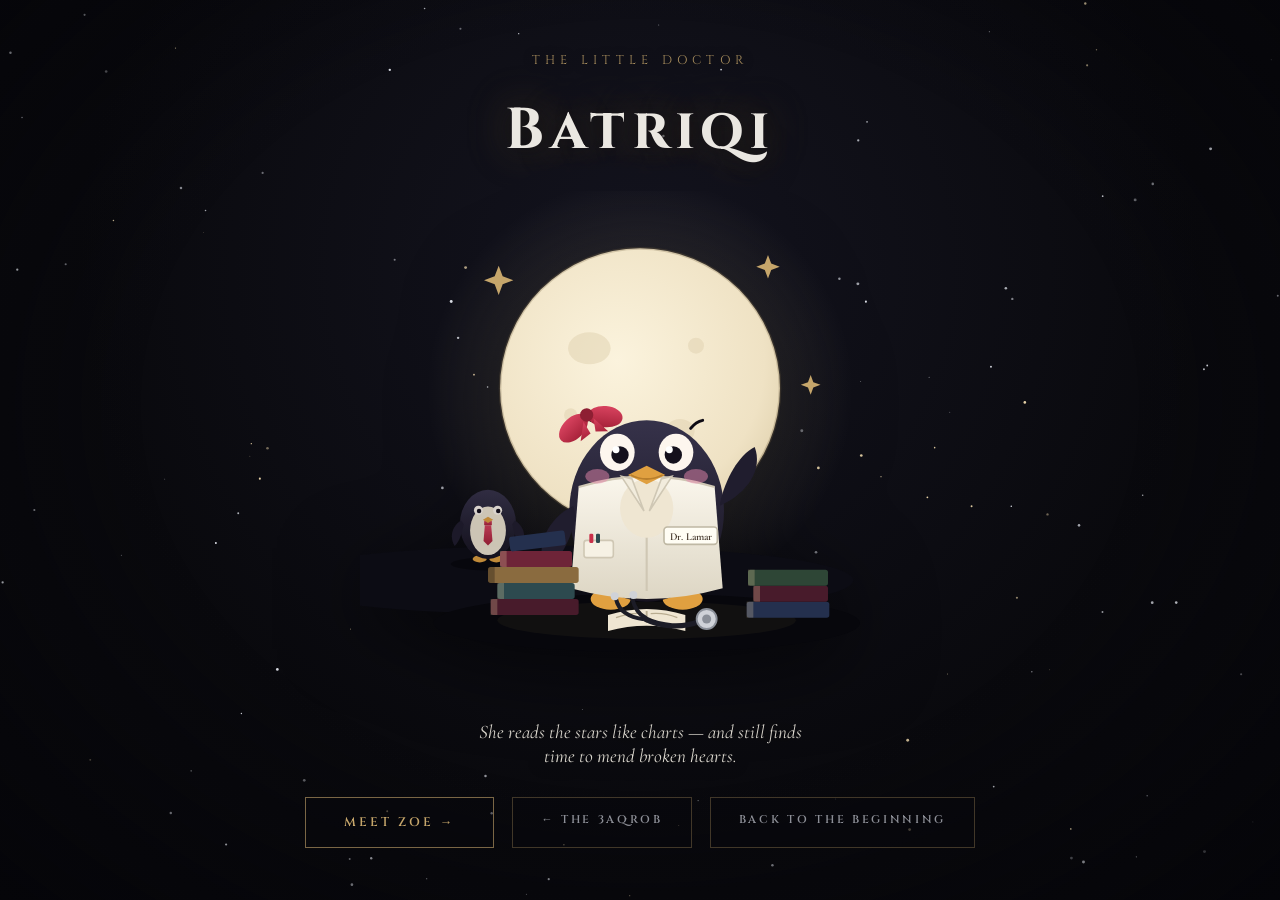
<file: penguin.html>
<!DOCTYPE html>
<html lang="en">
<head>
  <meta charset="UTF-8" />
  <meta name="viewport" content="width=device-width, initial-scale=1.0, viewport-fit=cover" />
  <meta name="theme-color" content="#09090D" />
  <title>Batriqi</title>

  <link rel="icon" href="data:image/svg+xml,%3Csvg xmlns='http://www.w3.org/2000/svg' viewBox='0 0 32 32'%3E%3Cpath d='M16 3 27 16 16 29 5 16Z' fill='%23481B2B' stroke='%23C6A66B' stroke-width='2'/%3E%3C/svg%3E" />
  <link rel="preconnect" href="https://fonts.googleapis.com" />
  <link rel="preconnect" href="https://fonts.gstatic.com" crossorigin />
  <link href="https://fonts.googleapis.com/css2?family=Cinzel:wght@400;600;700&family=Cormorant+Garamond:ital,wght@0,400;0,500;0,600;1,400;1,500&display=swap" rel="stylesheet" />

  <style>
    :root {
      --ink: #09090d;
      --coal: #15151d;
      --wine: #481b2b;
      --gold: #c6a66b;
      --ash: #a6a8b0;
      --bone: #eae7e1;
      --serif-display: "Cinzel", Georgia, "Times New Roman", serif;
      --serif-body: "Cormorant Garamond", Georgia, "Times New Roman", serif;
    }

    * { box-sizing: border-box; margin: 0; padding: 0; }

    body {
      min-height: 100vh;
      min-height: 100dvh;
      background: radial-gradient(ellipse at 50% 30%, #14141f 0%, var(--ink) 62%);
      color: var(--bone);
      font-family: var(--serif-body);
      overflow-x: hidden;
      -webkit-font-smoothing: antialiased;
    }

    #stars {
      position: fixed;
      inset: 0;
      width: 100%;
      height: 100%;
      z-index: 0;
    }

    .vignette {
      position: fixed;
      inset: 0;
      z-index: 1;
      pointer-events: none;
      background: radial-gradient(ellipse at 50% 45%, transparent 55%, rgba(4, 4, 8, 0.75) 100%);
    }

    .stage {
      position: relative;
      z-index: 2;
      min-height: 100vh;
      min-height: 100dvh;
      display: flex;
      flex-direction: column;
      align-items: center;
      justify-content: center;
      gap: clamp(10px, 2.5vh, 26px);
      padding: clamp(20px, 5vh, 56px) 20px;
      text-align: center;
    }

    .kicker {
      font-family: var(--serif-display);
      font-size: clamp(0.62rem, 1.6vw, 0.78rem);
      letter-spacing: 0.42em;
      text-transform: uppercase;
      color: var(--gold);
      opacity: 0.85;
      text-shadow: 0 1px 14px rgba(0, 0, 0, 0.9);
    }

    h1 {
      font-family: var(--serif-display);
      font-weight: 700;
      font-size: clamp(1.9rem, 6.5vw, 3.6rem);
      letter-spacing: 0.1em;
      color: var(--bone);
      text-shadow: 0 2px 30px rgba(0, 0, 0, 0.85), 0 0 44px rgba(198, 166, 107, 0.4);
    }

    .scene {
      width: min(92vw, 560px);
      filter: drop-shadow(0 18px 40px rgba(0, 0, 0, 0.55));
    }
    .scene svg { display: block; width: 100%; height: auto; }

    .sub {
      font-style: italic;
      font-size: clamp(1rem, 2.4vw, 1.2rem);
      color: #dcd8cf;
      text-shadow: 0 1px 18px rgba(0, 0, 0, 0.9);
      max-width: 42ch;
    }

    .navrow {
      display: flex;
      gap: 18px;
      flex-wrap: wrap;
      justify-content: center;
      margin-top: 6px;
    }
    .back {
      display: inline-block;
      font-family: var(--serif-display);
      font-size: 0.78rem;
      font-weight: 600;
      letter-spacing: 0.24em;
      text-transform: uppercase;
      color: var(--gold);
      text-decoration: none;
      background: rgba(9, 9, 14, 0.55);
      border: 1px solid rgba(198, 166, 107, 0.6);
      padding: 16px 38px;
      transition: background 0.3s ease, box-shadow 0.3s ease, color 0.3s ease;
    }
    .back:hover,
    .back:focus-visible {
      background: rgba(198, 166, 107, 0.18);
      box-shadow: 0 0 30px rgba(198, 166, 107, 0.28);
      color: #e6cf9e;
    }
    .back.subtle {
      color: rgba(166, 168, 176, 0.85);
      border-color: rgba(198, 166, 107, 0.3);
      font-size: 0.7rem;
      padding: 14px 28px;
    }
    .back.subtle:hover { color: var(--gold); border-color: var(--gold); }

    /* Gentle life */
    @keyframes bob {
      0%, 100% { transform: translateY(0); }
      50% { transform: translateY(-5px); }
    }
    @keyframes sparkle {
      0%, 100% { opacity: 0.15; transform: scale(0.7); }
      50% { opacity: 0.9; transform: scale(1.1); }
    }
    @keyframes wave {
      0%, 100% { transform: rotate(0deg); }
      50% { transform: rotate(-8deg); }
    }
    #penguin { animation: bob 4.5s ease-in-out infinite; }
    #flipperWave { transform-origin: 272px 238px; animation: wave 2.8s ease-in-out infinite; }
    .spark { transform-origin: center; transform-box: fill-box; animation: sparkle 3.4s ease-in-out infinite; }
    .spark:nth-of-type(2) { animation-delay: 1.1s; }
    .spark:nth-of-type(3) { animation-delay: 2.2s; }

    @media (prefers-reduced-motion: reduce) {
      #penguin, #flipperWave, .spark { animation: none; }
    }
  </style>
</head>
<body>
  <canvas id="stars" aria-hidden="true"></canvas>
  <div class="vignette" aria-hidden="true"></div>

  <main class="stage">
    <p class="kicker">The little doctor</p>
    <h1>Batriqi</h1>

    <div class="scene" role="img" aria-label="A cute penguin doctor in a lab coat and red bow, standing among books and a stethoscope, with a penguin in a red tie in the distance under a full moon.">
      <svg viewBox="0 0 420 380" xmlns="http://www.w3.org/2000/svg">
        <defs>
          <radialGradient id="halo" cx="0.5" cy="0.5" r="0.5">
            <stop offset="0" stop-color="#f0e1be" stop-opacity="0.34" />
            <stop offset="0.55" stop-color="#f0e1be" stop-opacity="0.1" />
            <stop offset="1" stop-color="#f0e1be" stop-opacity="0" />
          </radialGradient>
          <radialGradient id="moonFace" cx="0.42" cy="0.4" r="0.75">
            <stop offset="0" stop-color="#fbf3dd" />
            <stop offset="0.7" stop-color="#efe2c4" />
            <stop offset="1" stop-color="#d9c9a3" />
          </radialGradient>
          <linearGradient id="pengBody" x1="0" y1="0" x2="0" y2="1">
            <stop offset="0" stop-color="#36324a" />
            <stop offset="1" stop-color="#16131f" />
          </linearGradient>
          <linearGradient id="coatG" x1="0" y1="0" x2="0" y2="1">
            <stop offset="0" stop-color="#faf6ec" />
            <stop offset="1" stop-color="#ddd6c4" />
          </linearGradient>
          <linearGradient id="bowG" x1="0" y1="0" x2="0" y2="1">
            <stop offset="0" stop-color="#d8435f" />
            <stop offset="1" stop-color="#a8223a" />
          </linearGradient>
        </defs>

        <!-- moon halo + full moon -->
        <circle cx="210" cy="150" r="160" fill="url(#halo)" />
        <circle cx="210" cy="148" r="105" fill="url(#moonFace)" />
        <circle cx="210" cy="148" r="105" fill="none" stroke="rgba(120,100,70,0.28)" stroke-width="2" />
        <g fill="#e2d4b3" opacity="0.55">
          <ellipse cx="172" cy="118" rx="16" ry="12" />
          <ellipse cx="240" cy="180" rx="11" ry="9" />
          <ellipse cx="196" cy="196" rx="8" ry="6" />
          <circle cx="252" cy="116" r="6" />
          <circle cx="158" cy="168" r="5" />
        </g>

        <!-- distant ridge -->
        <ellipse cx="150" cy="292" rx="220" ry="26" fill="#0c0c14" />

        <!-- ============ the far penguin — matching red tie ============ -->
        <g transform="translate(96,250) scale(0.48)" opacity="0.85">
          <ellipse cx="0" cy="62" rx="58" ry="10" fill="#07070c" />
          <ellipse cx="-13" cy="54" rx="11" ry="5.5" fill="#e0a040" />
          <ellipse cx="13" cy="54" rx="11" ry="5.5" fill="#e0a040" />
          <ellipse cx="0" cy="0" rx="44" ry="54" fill="url(#pengBody)" />
          <path d="M-42 -6 C-58 4 -60 22 -52 34 C-44 26 -40 12 -38 0 Z" fill="#201d2e" />
          <path d="M42 -6 C58 4 60 22 52 34 C44 26 40 12 38 0 Z" fill="#201d2e" />
          <ellipse cx="0" cy="10" rx="28" ry="38" fill="#efe6d2" />
          <!-- red tie -->
          <rect x="-6" y="-6" width="12" height="8" rx="2" fill="url(#bowG)" />
          <path d="M-5 2 L5 2 L7 26 L0 33 L-7 26 Z" fill="url(#bowG)" />
          <circle cx="-15" cy="-22" r="7" fill="#fdf6ee" />
          <circle cx="15" cy="-22" r="7" fill="#fdf6ee" />
          <circle cx="-14" cy="-21" r="3.5" fill="#14101c" />
          <circle cx="16" cy="-21" r="3.5" fill="#14101c" />
          <path d="M0 -12 L8 -7 L0 -2 L-8 -7 Z" fill="#e0a040" />
        </g>

        <!-- ground -->
        <ellipse cx="215" cy="324" rx="160" ry="22" fill="#07070c" />
        <ellipse cx="215" cy="322" rx="112" ry="14" fill="rgba(198,166,107,0.05)" />

        <!-- ============ Batriqi — Dr. Lamar ============ -->
        <g id="penguin">
          <ellipse cx="188" cy="306" rx="15" ry="8" fill="#e0a040" />
          <ellipse cx="242" cy="306" rx="15" ry="8" fill="#e0a040" />

          <!-- body -->
          <ellipse cx="215" cy="240" rx="58" ry="68" fill="url(#pengBody)" />

          <!-- flippers -->
          <path d="M160 236 C140 246 132 266 138 284 C150 278 158 262 162 244 Z" fill="#201d2e" />
          <path id="flipperWave" d="M270 236 C292 226 302 208 296 192 C284 198 274 216 270 234 Z" fill="#201d2e" />

          <!-- lab coat -->
          <path d="M164 222 Q215 206 266 222 L272 298 Q215 314 158 298 Z" fill="url(#coatG)" />
          <path d="M164 222 Q215 206 266 222" fill="none" stroke="#cfc7b4" stroke-width="1.6" />
          <path d="M215 258 L215 300" stroke="#cfc7b4" stroke-width="1.6" />
          <!-- open front: belly shows through -->
          <ellipse cx="215" cy="238" rx="20" ry="22" fill="#efe6d2" />
          <!-- lapels -->
          <path d="M196 214 L213 240 L204 216 Z" fill="#f2ecdd" stroke="#cfc7b4" stroke-width="1.2" />
          <path d="M234 214 L217 240 L226 216 Z" fill="#f2ecdd" stroke="#cfc7b4" stroke-width="1.2" />
          <!-- pocket + pens -->
          <rect x="168" y="262" width="22" height="13" rx="2" fill="#f6f1e4" stroke="#cfc7b4" stroke-width="1.2" />
          <rect x="172" y="257" width="3" height="7" rx="1" fill="#c92f49" />
          <rect x="177" y="257" width="3" height="7" rx="1" fill="#2d4a4f" />
          <!-- name tag -->
          <g>
            <rect x="228" y="252" width="40" height="13" rx="2.5" fill="#fffdf4" stroke="#bfb8a4" stroke-width="1.2" />
            <text x="248" y="261.5" text-anchor="middle" font-family="Cormorant Garamond, Georgia, serif" font-size="8" font-weight="600" fill="#3a2c20">Dr. Lamar</text>
          </g>

          <!-- face -->
          <g>
            <ellipse cx="193" cy="196" rx="13" ry="14" fill="#fdf6ee" />
            <ellipse cx="237" cy="196" rx="13" ry="14" fill="#fdf6ee" />
            <circle cx="195" cy="198" r="6.5" fill="#14101c" />
            <circle cx="235" cy="198" r="6.5" fill="#14101c" />
            <circle cx="192" cy="194" r="2.6" fill="#ffffff" />
            <circle cx="232" cy="194" r="2.6" fill="#ffffff" />
            <path d="M182 178 q -4 -5 -9 -6" stroke="#0e0b14" stroke-width="2.2" fill="none" stroke-linecap="round" />
            <path d="M248 178 q 4 -5 9 -6" stroke="#0e0b14" stroke-width="2.2" fill="none" stroke-linecap="round" />
            <path d="M215 206 L229 213 L215 220 L201 213 Z" fill="#e0a040" />
            <path d="M203 213 Q215 219 227 213" stroke="#b97f2c" stroke-width="1.4" fill="none" />
            <ellipse cx="178" cy="214" rx="9" ry="5.5" fill="#e887ad" opacity="0.5" />
            <ellipse cx="252" cy="214" rx="9" ry="5.5" fill="#e887ad" opacity="0.5" />
          </g>

          <!-- red bow -->
          <g transform="translate(170,168) rotate(-20)">
            <ellipse cx="-14" cy="0" rx="13" ry="8" fill="url(#bowG)" transform="rotate(-25)" />
            <ellipse cx="14" cy="0" rx="13" ry="8" fill="url(#bowG)" transform="rotate(25)" />
            <path d="M-4 4 L-11 17 L-2 14 Z" fill="url(#bowG)" />
            <path d="M4 4 L11 17 L2 14 Z" fill="url(#bowG)" />
            <circle cx="0" cy="0" r="5" fill="#8e1f33" />
          </g>
        </g>

        <!-- ============ a lot of books ============ -->
        <g>
          <!-- left pile -->
          <rect x="98" y="306" width="66" height="12" rx="2" fill="#481b2b" />
          <rect x="98" y="306" width="5" height="12" fill="rgba(230,207,158,0.25)" />
          <rect x="103" y="294" width="58" height="12" rx="2" fill="#2d4a4f" />
          <rect x="103" y="294" width="5" height="12" fill="rgba(230,207,158,0.25)" />
          <rect x="96" y="282" width="68" height="12" rx="2" fill="#8a6b3f" />
          <rect x="96" y="282" width="5" height="12" fill="rgba(20,14,10,0.3)" />
          <rect x="105" y="270" width="54" height="12" rx="2" fill="#6e2438" />
          <rect x="105" y="270" width="5" height="12" fill="rgba(230,207,158,0.25)" />
          <rect x="112" y="257" width="42" height="11" rx="2" fill="#24304e" transform="rotate(-7 133 262)" />
          <!-- right pile -->
          <rect x="290" y="308" width="62" height="12" rx="2" fill="#24304e" />
          <rect x="290" y="308" width="5" height="12" fill="rgba(230,207,158,0.25)" />
          <rect x="295" y="296" width="56" height="12" rx="2" fill="#481b2b" />
          <rect x="295" y="296" width="5" height="12" fill="rgba(230,207,158,0.25)" />
          <rect x="291" y="284" width="60" height="12" rx="2" fill="#2e4636" />
          <rect x="291" y="284" width="5" height="12" fill="rgba(230,207,158,0.25)" />
        </g>

        <!-- open book in front of her -->
        <g>
          <path d="M186 318 Q215 309 244 318 L244 330 Q215 322 186 330 Z" fill="#efe6d2" />
          <path d="M215 315 L215 324" stroke="#b8ac90" stroke-width="1.4" />
          <path d="M192 320 Q203 316 212 317 M218 317 Q228 316 238 320" stroke="#b8ac90" stroke-width="1" fill="none" />
        </g>

        <!-- doctor's stethoscope -->
        <g fill="none">
          <path d="M192 306 C194 315 202 320 212 321" stroke="#1c1c26" stroke-width="3" stroke-linecap="round" />
          <path d="M204 305 C206 313 210 318 214 320" stroke="#1c1c26" stroke-width="3" stroke-linecap="round" />
          <circle cx="191" cy="304" r="3" fill="#cfd2d8" />
          <circle cx="205" cy="303" r="3" fill="#cfd2d8" />
          <path d="M214 321 C226 327 242 328 254 323" stroke="#1c1c26" stroke-width="4" stroke-linecap="round" />
          <circle cx="260" cy="321" r="7.5" fill="#cfd2d8" stroke="#8a8f98" stroke-width="1.4" />
          <circle cx="260" cy="321" r="3.4" fill="#8a8f98" />
        </g>

        <!-- gold sparkles -->
        <g fill="#c6a66b">
          <path class="spark" d="M104 56 l3 8 8 3 -8 3 -3 8 -3 -8 -8 -3 8 -3 Z" />
          <path class="spark" d="M306 48 l2.4 6.4 6.4 2.4 -6.4 2.4 -2.4 6.4 -2.4 -6.4 -6.4 -2.4 6.4 -2.4 Z" />
          <path class="spark" d="M338 138 l2 5.4 5.4 2 -5.4 2 -2 5.4 -2 -5.4 -5.4 -2 5.4 -2 Z" />
        </g>
      </svg>
    </div>

    <p class="sub">She reads the stars like charts — and still finds time to mend broken hearts.</p>

    <div class="navrow">
      <a class="back" href="husky.html">Meet Zoe →</a>
      <a class="back subtle" href="scorpion.html">← the 3aqrob</a>
      <a class="back subtle" href="index.html">Back to the beginning</a>
    </div>
  </main>

  <script>
    // Twinkling starfield — same vibes as the main sky, featherweight edition.
    (function () {
      const canvas = document.getElementById('stars');
      const ctx = canvas.getContext('2d');
      const reduced = window.matchMedia('(prefers-reduced-motion: reduce)').matches;
      let stars = [];
      let w = 0, h = 0, dpr = 1;

      function resize() {
        dpr = Math.min(window.devicePixelRatio || 1, 2);
        w = window.innerWidth;
        h = window.innerHeight;
        canvas.width = w * dpr;
        canvas.height = h * dpr;
        ctx.setTransform(dpr, 0, 0, dpr, 0, 0);
        const count = Math.min(180, Math.round((w * h) / 9000));
        stars = Array.from({ length: count }, () => ({
          x: Math.random() * w,
          y: Math.random() * h,
          r: 0.4 + Math.random() * 1.1,
          p: Math.random() * Math.PI * 2,
          s: 0.4 + Math.random() * 0.8,
          warm: Math.random() < 0.3,
        }));
      }

      function draw(t) {
        ctx.clearRect(0, 0, w, h);
        for (const st of stars) {
          const tw = reduced ? 0.8 : 0.45 + 0.55 * (0.5 + 0.5 * Math.sin(st.p + t * 0.001 * st.s));
          ctx.globalAlpha = tw;
          ctx.fillStyle = st.warm ? '#e8d3a8' : '#dfe2ea';
          ctx.beginPath();
          ctx.arc(st.x, st.y, st.r, 0, Math.PI * 2);
          ctx.fill();
        }
        ctx.globalAlpha = 1;
      }

      window.addEventListener('resize', () => { resize(); draw(0); });
      resize();
      if (reduced) {
        draw(0);
      } else {
        (function loop(t) { draw(t); requestAnimationFrame(loop); })(0);
      }
    })();
  </script>
</body>
</html>
</file>
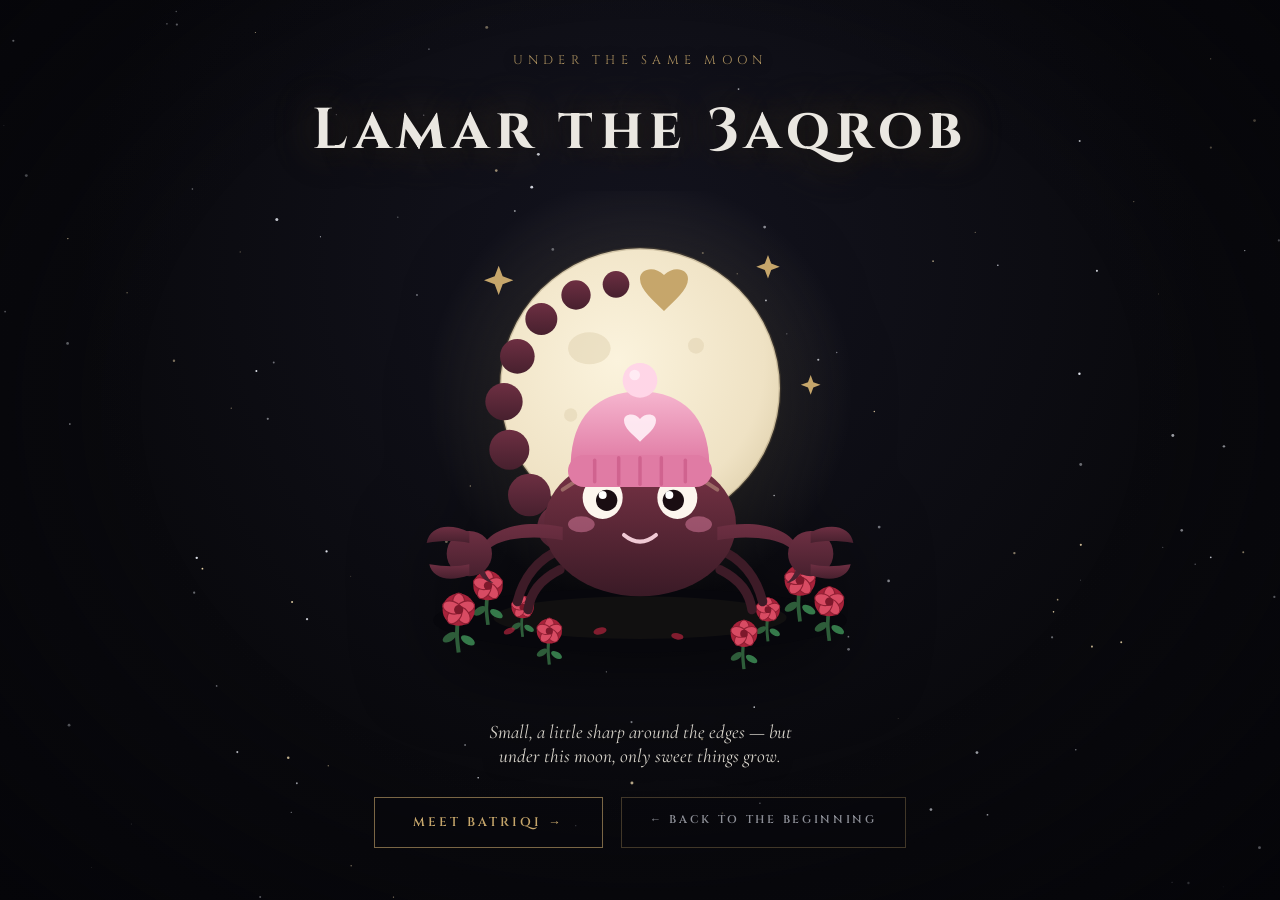
<file: scorpion.html>
<!DOCTYPE html>
<html lang="en">
<head>
  <meta charset="UTF-8" />
  <meta name="viewport" content="width=device-width, initial-scale=1.0, viewport-fit=cover" />
  <meta name="theme-color" content="#09090D" />
  <title>Lamar the 3aqrob</title>

  <link rel="icon" href="data:image/svg+xml,%3Csvg xmlns='http://www.w3.org/2000/svg' viewBox='0 0 32 32'%3E%3Cpath d='M16 3 27 16 16 29 5 16Z' fill='%23481B2B' stroke='%23C6A66B' stroke-width='2'/%3E%3C/svg%3E" />
  <link rel="preconnect" href="https://fonts.googleapis.com" />
  <link rel="preconnect" href="https://fonts.gstatic.com" crossorigin />
  <link href="https://fonts.googleapis.com/css2?family=Cinzel:wght@400;600;700&family=Cormorant+Garamond:ital,wght@0,400;0,500;0,600;1,400;1,500&display=swap" rel="stylesheet" />

  <style>
    :root {
      --ink: #09090d;
      --coal: #15151d;
      --wine: #481b2b;
      --gold: #c6a66b;
      --ash: #a6a8b0;
      --bone: #eae7e1;
      --serif-display: "Cinzel", Georgia, "Times New Roman", serif;
      --serif-body: "Cormorant Garamond", Georgia, "Times New Roman", serif;
    }

    * { box-sizing: border-box; margin: 0; padding: 0; }

    body {
      min-height: 100vh;
      min-height: 100dvh;
      background: radial-gradient(ellipse at 50% 30%, #14141f 0%, var(--ink) 62%);
      color: var(--bone);
      font-family: var(--serif-body);
      overflow-x: hidden;
      -webkit-font-smoothing: antialiased;
    }

    #stars {
      position: fixed;
      inset: 0;
      width: 100%;
      height: 100%;
      z-index: 0;
    }

    .vignette {
      position: fixed;
      inset: 0;
      z-index: 1;
      pointer-events: none;
      background: radial-gradient(ellipse at 50% 45%, transparent 55%, rgba(4, 4, 8, 0.75) 100%);
    }

    .stage {
      position: relative;
      z-index: 2;
      min-height: 100vh;
      min-height: 100dvh;
      display: flex;
      flex-direction: column;
      align-items: center;
      justify-content: center;
      gap: clamp(10px, 2.5vh, 26px);
      padding: clamp(20px, 5vh, 56px) 20px;
      text-align: center;
    }

    .kicker {
      font-family: var(--serif-display);
      font-size: clamp(0.62rem, 1.6vw, 0.78rem);
      letter-spacing: 0.42em;
      text-transform: uppercase;
      color: var(--gold);
      opacity: 0.85;
      text-shadow: 0 1px 14px rgba(0, 0, 0, 0.9);
    }

    h1 {
      font-family: var(--serif-display);
      font-weight: 700;
      font-size: clamp(1.9rem, 6.5vw, 3.6rem);
      letter-spacing: 0.1em;
      color: var(--bone);
      text-shadow: 0 2px 30px rgba(0, 0, 0, 0.85), 0 0 44px rgba(198, 166, 107, 0.4);
    }

    .scene {
      width: min(92vw, 560px);
      filter: drop-shadow(0 18px 40px rgba(0, 0, 0, 0.55));
    }
    .scene svg { display: block; width: 100%; height: auto; }

    .sub {
      font-style: italic;
      font-size: clamp(1rem, 2.4vw, 1.2rem);
      color: #dcd8cf;
      text-shadow: 0 1px 18px rgba(0, 0, 0, 0.9);
      max-width: 42ch;
    }

    .navrow {
      display: flex;
      gap: 18px;
      flex-wrap: wrap;
      justify-content: center;
      margin-top: 6px;
    }
    .back {
      display: inline-block;
      font-family: var(--serif-display);
      font-size: 0.78rem;
      font-weight: 600;
      letter-spacing: 0.24em;
      text-transform: uppercase;
      color: var(--gold);
      text-decoration: none;
      background: rgba(9, 9, 14, 0.55);
      border: 1px solid rgba(198, 166, 107, 0.6);
      padding: 16px 38px;
      transition: background 0.3s ease, box-shadow 0.3s ease, color 0.3s ease;
    }
    .back:hover,
    .back:focus-visible {
      background: rgba(198, 166, 107, 0.18);
      box-shadow: 0 0 30px rgba(198, 166, 107, 0.28);
      color: #e6cf9e;
    }
    .back.subtle {
      color: rgba(166, 168, 176, 0.85);
      border-color: rgba(198, 166, 107, 0.3);
      font-size: 0.7rem;
      padding: 14px 28px;
    }
    .back.subtle:hover { color: var(--gold); border-color: var(--gold); }

    /* Gentle life */
    @keyframes bob {
      0%, 100% { transform: translateY(0); }
      50% { transform: translateY(-5px); }
    }
    @keyframes sparkle {
      0%, 100% { opacity: 0.15; transform: scale(0.7); }
      50% { opacity: 0.9; transform: scale(1.1); }
    }
    @keyframes tailSway {
      0%, 100% { transform: rotate(0deg); }
      50% { transform: rotate(2.4deg); }
    }
    #scorpion { animation: bob 4.5s ease-in-out infinite; }
    #tailGroup { transform-origin: 150px 258px; animation: tailSway 5.5s ease-in-out infinite; }
    .spark { transform-origin: center; transform-box: fill-box; animation: sparkle 3.4s ease-in-out infinite; }
    .spark:nth-of-type(2) { animation-delay: 1.1s; }
    .spark:nth-of-type(3) { animation-delay: 2.2s; }

    @media (prefers-reduced-motion: reduce) {
      #scorpion, #tailGroup, .spark { animation: none; }
    }
  </style>
</head>
<body>
  <canvas id="stars" aria-hidden="true"></canvas>
  <div class="vignette" aria-hidden="true"></div>

  <main class="stage">
    <p class="kicker">Under the same moon</p>
    <h1>Lamar the 3aqrob</h1>

    <div class="scene" role="img" aria-label="A cute scorpion wearing a pink beanie, sitting among red roses under a full moon.">
      <svg viewBox="0 0 420 380" xmlns="http://www.w3.org/2000/svg">
        <defs>
          <radialGradient id="halo" cx="0.5" cy="0.5" r="0.5">
            <stop offset="0" stop-color="#f0e1be" stop-opacity="0.34" />
            <stop offset="0.55" stop-color="#f0e1be" stop-opacity="0.1" />
            <stop offset="1" stop-color="#f0e1be" stop-opacity="0" />
          </radialGradient>
          <radialGradient id="moonFace" cx="0.42" cy="0.4" r="0.75">
            <stop offset="0" stop-color="#fbf3dd" />
            <stop offset="0.7" stop-color="#efe2c4" />
            <stop offset="1" stop-color="#d9c9a3" />
          </radialGradient>
          <linearGradient id="bodyG" x1="0" y1="0" x2="0" y2="1">
            <stop offset="0" stop-color="#7d3548" />
            <stop offset="1" stop-color="#3a1a26" />
          </linearGradient>
          <linearGradient id="tailG" x1="0" y1="0" x2="0" y2="1">
            <stop offset="0" stop-color="#6d2f42" />
            <stop offset="1" stop-color="#47202e" />
          </linearGradient>
          <linearGradient id="beanieG" x1="0" y1="0" x2="0" y2="1">
            <stop offset="0" stop-color="#f6b6cf" />
            <stop offset="1" stop-color="#e07ba4" />
          </linearGradient>

          <!-- one stylized red rose -->
          <g id="rose">
            <path d="M0 6 C -2 14 -1 20 0 28" stroke="#2e5d3a" stroke-width="2.6" fill="none" />
            <ellipse cx="-6" cy="18" rx="5" ry="2.6" fill="#2e5d3a" transform="rotate(-32 -6 18)" />
            <ellipse cx="6" cy="20" rx="5" ry="2.6" fill="#35794a" transform="rotate(30 6 20)" />
            <circle r="10.5" fill="#a8223a" />
            <g fill="#d84b63" stroke="#8e1f33" stroke-width="0.8">
              <ellipse rx="4" ry="6.2" transform="rotate(0) translate(0 -4.6)" />
              <ellipse rx="4" ry="6.2" transform="rotate(72) translate(0 -4.6)" />
              <ellipse rx="4" ry="6.2" transform="rotate(144) translate(0 -4.6)" />
              <ellipse rx="4" ry="6.2" transform="rotate(216) translate(0 -4.6)" />
              <ellipse rx="4" ry="6.2" transform="rotate(288) translate(0 -4.6)" />
            </g>
            <circle r="3" fill="#7d182b" />
          </g>
        </defs>

        <!-- moon halo + full moon -->
        <circle cx="210" cy="150" r="160" fill="url(#halo)" />
        <circle cx="210" cy="148" r="105" fill="url(#moonFace)" />
        <circle cx="210" cy="148" r="105" fill="none" stroke="rgba(120,100,70,0.28)" stroke-width="2" />
        <g fill="#e2d4b3" opacity="0.55">
          <ellipse cx="172" cy="118" rx="16" ry="12" />
          <ellipse cx="240" cy="180" rx="11" ry="9" />
          <ellipse cx="196" cy="196" rx="8" ry="6" />
          <circle cx="252" cy="116" r="6" />
          <circle cx="158" cy="168" r="5" />
        </g>

        <!-- ground -->
        <ellipse cx="210" cy="322" rx="155" ry="24" fill="#07070c" />
        <ellipse cx="210" cy="320" rx="110" ry="16" fill="rgba(198,166,107,0.05)" />

        <!-- roses behind the scorpion -->
        <use href="#rose" transform="translate(96,296) scale(1.05)" />
        <use href="#rose" transform="translate(330,292) scale(1.1)" />
        <use href="#rose" transform="translate(122,312) scale(0.8)" />
        <use href="#rose" transform="translate(306,314) scale(0.85)" />

        <!-- ===================== the 3aqrob ===================== -->
        <g id="scorpion">
          <!-- tail: arched up and over, ending in a gold heart stinger -->
          <g id="tailGroup" fill="url(#tailG)">
            <circle cx="150" cy="252" r="17" />
            <circle cx="127" cy="228" r="16" />
            <circle cx="112" cy="194" r="15" />
            <circle cx="108" cy="158" r="14" />
            <circle cx="118" cy="124" r="13" />
            <circle cx="136" cy="96" r="12" />
            <circle cx="162" cy="78" r="11" />
            <circle cx="192" cy="70" r="10" />
            <path d="M228 90 C220 82 210 74 210 66 C210 58 221 56 228 63 C235 56 246 58 246 66 C246 74 236 82 228 90 Z" fill="#c6a66b" />
          </g>

          <!-- little legs -->
          <g stroke="#3d1b27" stroke-width="7" stroke-linecap="round" fill="none">
            <path d="M152 268 C132 276 122 292 118 308" />
            <path d="M150 284 C134 292 128 302 126 314" />
            <path d="M268 268 C288 276 298 292 302 308" />
            <path d="M270 284 C286 292 292 302 294 314" />
          </g>

          <!-- body -->
          <ellipse cx="210" cy="250" rx="72" ry="54" fill="url(#bodyG)" />
          <path d="M152 224 Q210 184 268 224" stroke="rgba(240,214,170,0.35)" stroke-width="3" fill="none" stroke-linecap="round" />

          <!-- claws -->
          <g fill="url(#tailG)">
            <path d="M152 252 C124 246 100 252 92 266 C84 278 88 292 100 294 C90 286 90 272 100 266 C110 260 132 258 152 262 Z" />
            <circle cx="82" cy="272" r="17" />
            <path d="M82 256 C66 248 52 252 50 264 C62 262 72 262 82 264 Z" />
            <path d="M82 288 C66 294 54 290 52 280 C64 282 74 282 82 280 Z" />
            <path d="M268 252 C296 246 320 252 328 266 C336 278 332 292 320 294 C330 286 330 272 320 266 C310 260 288 258 268 262 Z" />
            <circle cx="338" cy="272" r="17" />
            <path d="M338 256 C354 248 368 252 370 264 C358 262 348 262 338 264 Z" />
            <path d="M338 288 C354 294 366 290 368 280 C356 282 346 282 338 280 Z" />
          </g>

          <!-- face -->
          <g>
            <ellipse cx="182" cy="230" rx="15" ry="16" fill="#fdf6ee" />
            <ellipse cx="238" cy="230" rx="15" ry="16" fill="#fdf6ee" />
            <circle cx="185" cy="232" r="8" fill="#1a0d12" />
            <circle cx="235" cy="232" r="8" fill="#1a0d12" />
            <circle cx="182" cy="228" r="3" fill="#ffffff" />
            <circle cx="232" cy="228" r="3" fill="#ffffff" />
            <path d="M170 210 q -4 -5 -9 -6" stroke="#2a1219" stroke-width="2.4" fill="none" stroke-linecap="round" />
            <path d="M250 210 q 4 -5 9 -6" stroke="#2a1219" stroke-width="2.4" fill="none" stroke-linecap="round" />
            <ellipse cx="166" cy="250" rx="10" ry="6" fill="#e887ad" opacity="0.45" />
            <ellipse cx="254" cy="250" rx="10" ry="6" fill="#e887ad" opacity="0.45" />
            <path d="M198 258 Q210 268 222 258" stroke="#f0c9d4" stroke-width="3" fill="none" stroke-linecap="round" />
          </g>

          <!-- pink beanie -->
          <g>
            <path d="M158 204 Q160 152 210 150 Q260 152 262 204 Z" fill="url(#beanieG)" />
            <path d="M210 188 C204 182 198 178 198 172 C198 167 206 166 210 171 C214 166 222 167 222 172 C222 178 216 182 210 188 Z" fill="#fff0f6" opacity="0.9" />
            <rect x="156" y="198" width="108" height="24" rx="12" fill="#e07ba4" />
            <g stroke="#d0638f" stroke-width="2.6" stroke-linecap="round">
              <path d="M176 202 v16" /><path d="M194 200 v20" /><path d="M210 200 v20" />
              <path d="M226 200 v20" /><path d="M244 202 v16" />
            </g>
            <circle cx="210" cy="142" r="13" fill="#ffd6e7" />
            <circle cx="206" cy="138" r="4" fill="#fff0f6" opacity="0.8" />
          </g>
        </g>

        <!-- roses in front -->
        <use href="#rose" transform="translate(74,314) scale(1.15)" />
        <use href="#rose" transform="translate(142,330) scale(0.9)" />
        <use href="#rose" transform="translate(288,332) scale(0.95)" />
        <use href="#rose" transform="translate(352,308) scale(1.05)" />

        <!-- fallen petals -->
        <g fill="#a8223a" opacity="0.75">
          <ellipse cx="180" cy="330" rx="5" ry="2.6" transform="rotate(-14 180 330)" />
          <ellipse cx="238" cy="334" rx="4.6" ry="2.4" transform="rotate(10 238 334)" />
          <ellipse cx="112" cy="330" rx="4.4" ry="2.2" transform="rotate(-22 112 330)" />
        </g>

        <!-- gold sparkles -->
        <g fill="#c6a66b">
          <path class="spark" d="M104 56 l3 8 8 3 -8 3 -3 8 -3 -8 -8 -3 8 -3 Z" />
          <path class="spark" d="M306 48 l2.4 6.4 6.4 2.4 -6.4 2.4 -2.4 6.4 -2.4 -6.4 -6.4 -2.4 6.4 -2.4 Z" />
          <path class="spark" d="M338 138 l2 5.4 5.4 2 -5.4 2 -2 5.4 -2 -5.4 -5.4 -2 5.4 -2 Z" />
        </g>
      </svg>
    </div>

    <p class="sub">Small, a little sharp around the edges — but under this moon, only sweet things grow.</p>

    <div class="navrow">
      <a class="back" href="penguin.html">Meet Batriqi →</a>
      <a class="back subtle" href="index.html">← Back to the beginning</a>
    </div>
  </main>

  <script>
    // Twinkling starfield — same vibes as the main sky, featherweight edition.
    (function () {
      const canvas = document.getElementById('stars');
      const ctx = canvas.getContext('2d');
      const reduced = window.matchMedia('(prefers-reduced-motion: reduce)').matches;
      let stars = [];
      let w = 0, h = 0, dpr = 1;

      function resize() {
        dpr = Math.min(window.devicePixelRatio || 1, 2);
        w = window.innerWidth;
        h = window.innerHeight;
        canvas.width = w * dpr;
        canvas.height = h * dpr;
        ctx.setTransform(dpr, 0, 0, dpr, 0, 0);
        const count = Math.min(180, Math.round((w * h) / 9000));
        stars = Array.from({ length: count }, () => ({
          x: Math.random() * w,
          y: Math.random() * h,
          r: 0.4 + Math.random() * 1.1,
          p: Math.random() * Math.PI * 2,
          s: 0.4 + Math.random() * 0.8,
          warm: Math.random() < 0.3,
        }));
      }

      function draw(t) {
        ctx.clearRect(0, 0, w, h);
        for (const st of stars) {
          const tw = reduced ? 0.8 : 0.45 + 0.55 * (0.5 + 0.5 * Math.sin(st.p + t * 0.001 * st.s));
          ctx.globalAlpha = tw;
          ctx.fillStyle = st.warm ? '#e8d3a8' : '#dfe2ea';
          ctx.beginPath();
          ctx.arc(st.x, st.y, st.r, 0, Math.PI * 2);
          ctx.fill();
        }
        ctx.globalAlpha = 1;
      }

      window.addEventListener('resize', () => { resize(); draw(0); });
      resize();
      if (reduced) {
        draw(0);
      } else {
        (function loop(t) { draw(t); requestAnimationFrame(loop); })(0);
      }
    })();
  </script>
</body>
</html>
</file>
